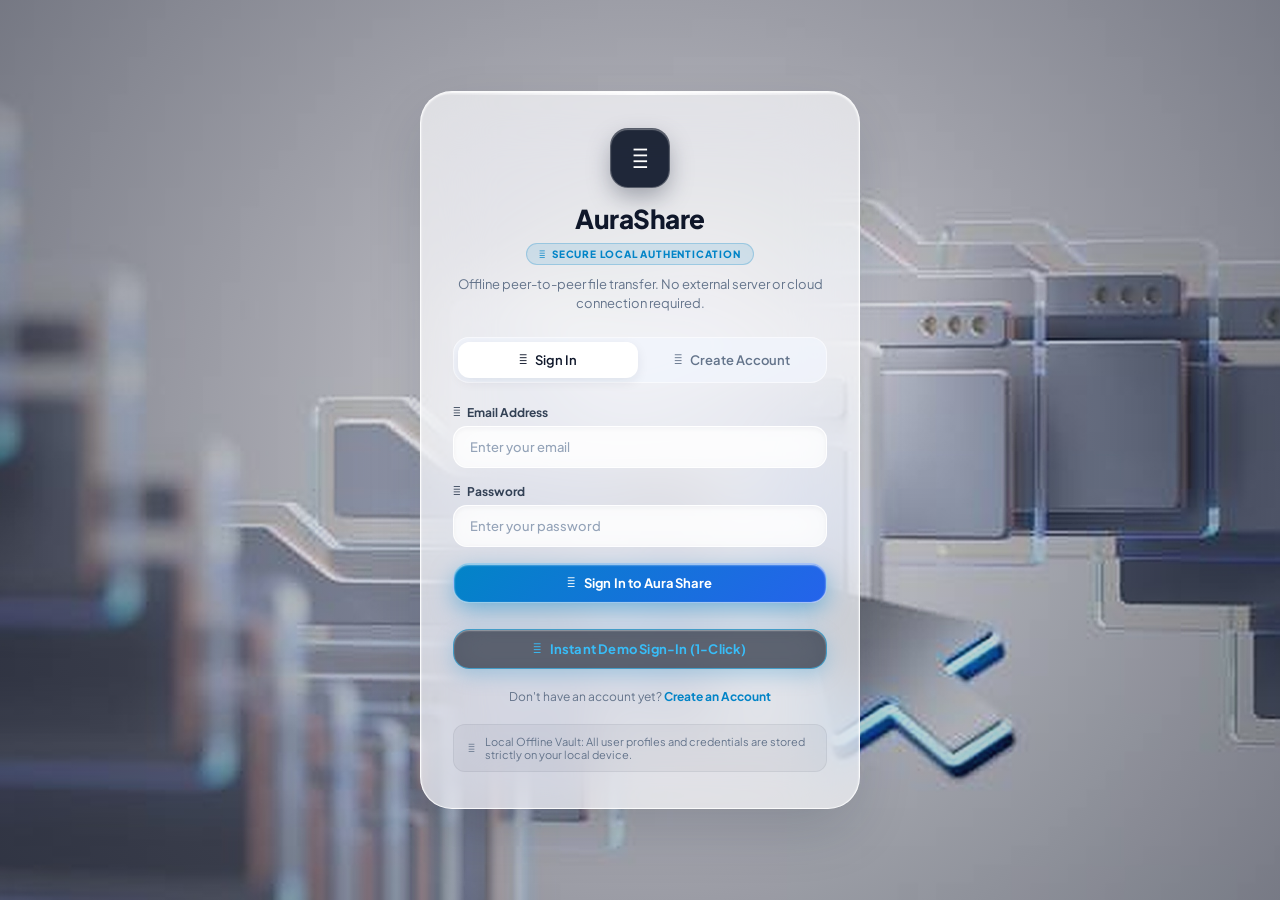
<file: index.html>
<!DOCTYPE html>
<html lang="en">
<head>
  <meta charset="UTF-8">
  <meta name="viewport" content="width=device-width, initial-scale=1.0">
  <title>AuraShare – Secure Offline File Sharing</title>
  <link rel="manifest" href="manifest.json">
  <meta name="theme-color" content="#00b4d8">
  <meta name="apple-mobile-web-app-capable" content="yes">
  <meta name="apple-mobile-web-app-status-bar-style" content="black-translucent">
  <meta name="apple-mobile-web-app-title" content="AuraShare">
  <link rel="apple-touch-icon" href="icon-192.png">
  <link rel="icon" type="image/png" sizes="192x192" href="icon-192.png">
  <link rel="icon" type="image/png" sizes="512x512" href="icon-512.png">
  <link rel="shortcut icon" href="favicon.ico">
  <link rel="preconnect" href="https://fonts.googleapis.com">
  <link rel="preconnect" href="https://fonts.gstatic.com" crossorigin>
  <link href="https://fonts.googleapis.com/css2?family=Plus+Jakarta+Sans:wght@300;400;500;600;700;800&family=JetBrains+Mono:wght@400;500;600&display=swap" rel="stylesheet">
  <link rel="stylesheet" href="https://cdnjs.cloudflare.com/ajax/libs/font-awesome/6.5.1/css/all.min.css">
  <link rel="stylesheet" href="style.css">
</head>
<body class="liquid-glass-theme">
  <!-- 0. Local Authentication Screen (Login & Account Creation) -->
  <div id="authScreen" class="auth-screen">
    <div class="auth-card">
      <div class="auth-brand">
        <div class="brand-logo-large">
          <i class="fa-solid fa-share-nodes"></i>
        </div>
        <h2>AuraShare</h2>
        <span class="auth-badge"><i class="fa-solid fa-shield-halved"></i> SECURE LOCAL AUTHENTICATION</span>
        <p>Offline peer-to-peer file transfer. No external server or cloud connection required.</p>
      </div>

      <!-- Auth Tabs: Sign In / Create Account -->
      <div class="auth-tabs">
        <button id="tabBtnLogin" class="auth-tab-btn active" onclick="app.switchAuthTab('login')">
          <i class="fa-solid fa-right-to-bracket"></i> Sign In
        </button>
        <button id="tabBtnRegister" class="auth-tab-btn" onclick="app.switchAuthTab('register')">
          <i class="fa-solid fa-user-plus"></i> Create Account
        </button>
      </div>

      <!-- Sign In Form -->
      <form id="loginForm" class="auth-form" onsubmit="app.handleLoginForm(event)">
        <div class="form-group">
          <label><i class="fa-solid fa-envelope"></i> Email Address</label>
          <input type="email" id="loginEmail" class="input-field" placeholder="Enter your email" required autocomplete="email">
        </div>
        <div class="form-group">
          <label><i class="fa-solid fa-lock"></i> Password</label>
          <input type="password" id="loginPassword" class="input-field" placeholder="Enter your password" required autocomplete="current-password">
        </div>
        <div id="loginError" class="auth-error-msg hidden"></div>
        <button type="submit" class="btn btn-primary btn-block">
          <i class="fa-solid fa-arrow-right-to-bracket"></i> Sign In to AuraShare
        </button>
        <button type="button" class="btn btn-outline-cyan btn-block" style="margin-top: 10px;" onclick="app.quickDemoLogin()">
          <i class="fa-solid fa-bolt"></i> Instant Demo Sign-In (1-Click)
        </button>
        <div class="auth-switch-link">
          Don't have an account yet? <a href="javascript:void(0)" onclick="app.switchAuthTab('register')">Create an Account</a>
        </div>
      </form>

      <!-- Create Account Form -->
      <form id="registerForm" class="auth-form hidden" onsubmit="app.handleRegisterForm(event)">
        <div class="form-group">
          <label><i class="fa-solid fa-user"></i> Full Name</label>
          <input type="text" id="regFullName" class="input-field" placeholder="e.g. Alex Rivera" required autocomplete="name">
        </div>
        <div class="form-group">
          <label><i class="fa-solid fa-envelope"></i> Email Address</label>
          <input type="email" id="regEmail" class="input-field" placeholder="e.g. alex@company.local" required autocomplete="email">
        </div>
        <div class="form-group">
          <label><i class="fa-solid fa-lock"></i> Password</label>
          <input type="password" id="regPassword" class="input-field" placeholder="Minimum 6 characters" required minlength="6" autocomplete="new-password">
        </div>
        <div class="form-group">
          <label><i class="fa-solid fa-shield-check"></i> Confirm Password</label>
          <input type="password" id="regConfirmPassword" class="input-field" placeholder="Re-enter password" required minlength="6" autocomplete="new-password">
        </div>
        <div id="registerError" class="auth-error-msg hidden"></div>
        <button type="submit" class="btn btn-primary btn-block">
          <i class="fa-solid fa-user-plus"></i> Create Account & Enter
        </button>
        <div class="auth-switch-link">
          Already registered? <a href="javascript:void(0)" onclick="app.switchAuthTab('login')">Sign In</a>
        </div>
      </form>

      <div class="auth-vault-note">
        <i class="fa-solid fa-database"></i>
        <span>Local Offline Vault: All user profiles and credentials are stored strictly on your local device.</span>
      </div>
    </div>
  </div>

  <!-- Incoming Transfer Modal (Global Authorization Overlay) -->
  <div id="incomingModal" class="modal-backdrop hidden">
    <div class="modal-card">
      <div class="modal-header">
        <div class="icon-bubble cyan"><i class="fa-solid fa-file-arrow-down"></i></div>
        <div>
          <h3>Incoming Transfer Request</h3>
          <p id="incomingPeerInfo">From: ASUS Laptop (10.73.110.163)</p>
        </div>
      </div>
      <div class="incoming-summary-box">
        <div class="summary-row">
          <span>Files Count:</span>
          <strong id="incomingFileCount">1 Item</strong>
        </div>
        <div class="summary-row">
          <span>Total Size:</span>
          <strong id="incomingTotalSize" class="text-cyan">15.4 MB</strong>
        </div>
      </div>
      <div id="incomingFileList" class="incoming-file-list"></div>
      <div class="security-pill">
        <i class="fa-solid fa-shield-halved text-success"></i>
        <span>Direct offline stream • SHA-256 integrity protected</span>
      </div>
      <div class="modal-actions">
        <button id="rejectBtn" class="btn btn-outline-danger">Reject</button>
        <button id="acceptBtn" class="btn btn-primary">Accept & Save</button>
      </div>
    </div>
  </div>

  <!-- Direct IP Modal (With Live Resource Verification) -->
  <div id="directIpModal" class="modal-backdrop hidden">
    <div class="modal-card">
      <div class="modal-header">
        <div class="icon-bubble cyan"><i class="fa-solid fa-network-wired"></i></div>
        <div>
          <h3>Direct IP Connection</h3>
          <p>Send directly to an active verified IP on your local Wi-Fi or Hotspot</p>
        </div>
      </div>
      <div class="form-group">
        <label>Target IPv4 Address</label>
        <input type="text" id="directIpInput" placeholder="e.g. 10.73.110.182" class="input-field" autocomplete="off">
        <span class="input-hint">Must be an active device on your local subnet (random inputs rejected)</span>
      </div>
      <div class="form-group">
        <label>Port</label>
        <input type="number" id="directPortInput" value="52346" class="input-field">
      </div>
      <div id="directIpStatus" class="direct-ip-status hidden"></div>
      <div id="directIpError" class="auth-error-msg hidden"></div>
      <div class="modal-actions">
        <button id="cancelDirectIpBtn" class="btn btn-outline">Cancel</button>
        <button id="connectDirectIpBtn" class="btn btn-primary"><i class="fa-solid fa-bolt"></i> Probe & Send</button>
      </div>
    </div>
  </div>

  <!-- Download Offline App Modal -->
  <div id="downloadAppModal" class="modal-backdrop hidden">
    <div class="modal-card download-modal-card">
      <div class="modal-header">
        <div class="icon-bubble cyan"><i class="fa-solid fa-cloud-arrow-down"></i></div>
        <div>
          <h3>Download AuraShare Offline App</h3>
          <p>Run completely offline on any device with 100% functionality and zero cloud dependencies</p>
        </div>
      </div>
      <div class="download-options-list">
        <!-- Standalone Bundle Option -->
        <div class="download-opt-card featured">
          <div class="opt-icon"><i class="fa-solid fa-box-archive text-cyan"></i></div>
          <div class="opt-text">
            <div class="opt-title-row">
              <h4>Standalone Offline Package (.ZIP)</h4>
              <span class="badge success">Recommended</span>
            </div>
            <p>Complete offline distribution. Includes 1-click Windows launcher (<code>start_windows.bat</code>), Mac/Linux launcher (<code>start_linux_mac.sh</code>), and offline server. Zero installation needed.</p>
            <div class="opt-actions">
              <a href="./aurashare-offline.zip" download="AuraShare-Offline.zip" class="btn btn-primary btn-sm">
                <i class="fa-solid fa-download"></i> Download Standalone ZIP (25 KB)
              </a>
            </div>
          </div>
        </div>

        <!-- Progressive Web App Option -->
        <div class="download-opt-card">
          <div class="opt-icon"><i class="fa-solid fa-laptop text-blue"></i></div>
          <div class="opt-text">
            <h4>Install as Desktop App (PWA)</h4>
            <p>Installs AuraShare directly to your desktop or start menu via browser. Full offline cache & native window.</p>
            <div class="opt-actions">
              <button id="installPwaBtn" class="btn btn-outline-cyan btn-sm" onclick="app.triggerPwaInstall()">
                <i class="fa-solid fa-arrow-down-to-bracket"></i> Install PWA App
              </button>
            </div>
          </div>
        </div>

        <!-- Mobile / Android Direct Option -->
        <div class="download-opt-card">
          <div class="opt-icon"><i class="fa-solid fa-mobile-screen text-green"></i></div>
          <div class="opt-text">
            <h4>Android / Mobile Direct Connection</h4>
            <p>Connect phone to the same Wi-Fi or turn on Portable Hotspot, and open this URL in your mobile browser:</p>
            <div class="mobile-lan-pill">
              <code id="modalLanIp">http://10.73.110.163:8080</code>
              <button class="btn-copy-sm" onclick="app.copyLanUrl()"><i class="fa-regular fa-copy"></i> Copy</button>
            </div>
          </div>
        </div>
      </div>
      <div class="modal-actions" style="margin-top: 18px;">
        <button id="closeDownloadModalBtn" class="btn btn-outline" onclick="app.closeDownloadModal()">Close</button>
      </div>
    </div>
  </div>

  <!-- PWA Install Guide Modal -->
  <div id="pwaInstallModal" class="modal-backdrop hidden">
    <div class="modal-card download-modal-card">
      <div class="modal-header">
        <div class="icon-bubble cyan"><i class="fa-solid fa-arrow-down-to-bracket"></i></div>
        <div>
          <h3>Install AuraShare App</h3>
          <p>Run AuraShare as a standalone desktop or mobile application with offline support</p>
        </div>
      </div>
      
      <!-- Dynamic Banner depending on prompt state -->
      <div id="pwaPromptReadyBox" class="pwa-prompt-box hidden" style="background: rgba(0, 180, 216, 0.12); border: 1px solid var(--primary); border-radius: 12px; padding: 16px; margin-bottom: 16px; display: flex; align-items: center; justify-content: space-between; gap: 14px;">
        <div>
          <h4 style="color: #fff; margin-bottom: 4px;"><i class="fa-solid fa-circle-check text-cyan"></i> 1-Click Install Available</h4>
          <p style="font-size: 13px; color: var(--text-muted); margin: 0;">Click below to add AuraShare directly to your desktop or device launcher.</p>
        </div>
        <button id="pwaDirectInstallBtn" class="btn btn-primary" onclick="app.executePwaPrompt()">
          <i class="fa-solid fa-download"></i> Install Now
        </button>
      </div>

      <div class="download-options-list">
        <!-- Chrome / Edge / Brave Desktop Instructions -->
        <div class="download-opt-card">
          <div class="opt-icon"><i class="fa-brands fa-chrome text-cyan"></i></div>
          <div class="opt-text">
            <h4>Google Chrome, Edge & Brave (Desktop)</h4>
            <p>1. Look at the right end of your browser's address bar.</p>
            <p>2. Click the <strong><i class="fa-solid fa-arrow-down-to-bracket"></i> Install AuraShare</strong> icon or <strong><i class="fa-solid fa-desktop"></i> App Available</strong> icon.</p>
            <p>3. Or click browser menu (<strong>⋮</strong> or <strong>...</strong>) &rarr; <strong>Install AuraShare</strong> or <strong>Apps &rarr; Install this site as an app</strong>.</p>
          </div>
        </div>

        <!-- Android Chrome Instructions -->
        <div class="download-opt-card">
          <div class="opt-icon"><i class="fa-brands fa-android text-green"></i></div>
          <div class="opt-text">
            <h4>Android (Chrome / Samsung Internet)</h4>
            <p>1. Tap the <strong>⋮</strong> (three dots) menu in top right.</p>
            <p>2. Tap <strong>Install app</strong> or <strong>Add to Home screen</strong>.</p>
            <p>3. AuraShare appears on your phone launcher like a native APK app!</p>
          </div>
        </div>

        <!-- Localhost vs LAN Tip -->
        <div class="download-opt-card" style="border-left: 3px solid var(--primary);">
          <div class="opt-icon"><i class="fa-solid fa-circle-info text-blue"></i></div>
          <div class="opt-text">
            <h4>PWA Browser Security Note</h4>
            <p style="margin-bottom: 0;">Browsers trigger automatic 1-click install popups on <code>http://localhost:8080</code> or over <code>HTTPS</code>. On local LAN IP addresses (e.g. <code>http://10.73.110.163:8080</code>), browsers require using the browser menu (<strong>⋮ &rarr; Install app</strong>) as shown above.</p>
          </div>
        </div>
      </div>

      <div class="modal-actions" style="margin-top: 18px; display: flex; justify-content: flex-end; gap: 10px;">
        <button class="btn btn-outline" onclick="app.closePwaGuideModal()">Close</button>
      </div>
    </div>
  </div>

  <!-- App Shell -->
  <div id="appShell" class="app-shell hidden">
    <!-- Desktop Sidebar -->
    <aside class="sidebar">
      <div class="brand">
        <div class="brand-logo">
          <i class="fa-solid fa-share-nodes"></i>
        </div>
        <div class="brand-info">
          <h2>AuraShare</h2>
          <span>Offline P2P Sharing</span>
        </div>
      </div>

      <!-- Node Network Pill -->
      <div class="lan-node-card">
        <div class="pulse-indicator"></div>
        <div class="lan-node-info">
          <span class="label">Local Node Active</span>
          <span id="sidebarLocalIp" class="ip">10.73.110.163:52346</span>
        </div>
        <i class="fa-solid fa-bolt text-cyan"></i>
      </div>

      <nav class="nav-menu">
        <div class="nav-section-label">PRIMARY SHARING</div>
        <a href="#dashboard" class="nav-item active" data-screen="dashboard">
          <i class="fa-solid fa-gauge-high"></i>
          <span>Dashboard</span>
        </a>
        <a href="#send" class="nav-item" data-screen="send">
          <i class="fa-solid fa-paper-plane"></i>
          <span>Send Files</span>
          <span id="stagedBadge" class="nav-badge hidden">0</span>
        </a>
        <a href="#receive" class="nav-item" data-screen="receive">
          <i class="fa-solid fa-download"></i>
          <span>Receive Files</span>
          <span id="receiveListeningBadge" class="nav-badge success">READY</span>
        </a>
        <a href="#history" class="nav-item" data-screen="history">
          <i class="fa-solid fa-clock-rotate-left"></i>
          <span>Transfer History</span>
        </a>
        <a href="javascript:void(0)" class="nav-item download-nav-highlight" onclick="app.openDownloadModal()">
          <i class="fa-solid fa-cloud-arrow-down text-cyan"></i>
          <span>Download App</span>
          <span class="nav-badge info">OFFLINE</span>
        </a>

        <div class="nav-section-label">SECURITY & PREFERENCES</div>
        <a href="#security" class="nav-item" data-screen="security">
          <i class="fa-solid fa-shield-halved"></i>
          <span>Security Center</span>
        </a>
        <a href="#offline-comm" class="nav-item" data-screen="offline-comm">
          <i class="fa-solid fa-wifi"></i>
          <span>Offline Network</span>
        </a>
        <a href="#notifications" class="nav-item" data-screen="notifications">
          <i class="fa-solid fa-bell"></i>
          <span>Notifications</span>
          <span id="unreadNotifBadge" class="nav-badge danger hidden">0</span>
        </a>
        <a href="#settings" class="nav-item" data-screen="settings">
          <i class="fa-solid fa-gear"></i>
          <span>Settings</span>
        </a>
        <a href="#profile" class="nav-item" data-screen="profile">
          <i class="fa-solid fa-user"></i>
          <span>Profile</span>
        </a>
        <a href="#help" class="nav-item" data-screen="help">
          <i class="fa-solid fa-circle-question"></i>
          <span>Help & Support</span>
        </a>
        <a href="#developer" class="nav-item" data-screen="developer">
          <i class="fa-solid fa-code"></i>
          <span>Developer Info</span>
        </a>
      </nav>

      <!-- User footer -->
      <div class="sidebar-user">
        <div class="user-avatar" id="sidebarAvatar">A</div>
        <div class="user-meta">
          <strong id="sidebarUserName">User</strong>
          <span id="sidebarDeviceName">Offline Node</span>
        </div>
        <button id="logoutBtn" title="Logout" class="icon-btn-danger">
          <i class="fa-solid fa-arrow-right-from-bracket"></i>
        </button>
      </div>
    </aside>

    <!-- Main Content Area -->
    <main class="main-content">
      <!-- Top Mobile / Responsive Bar -->
      <header class="topbar">
        <div class="mobile-brand">
          <button id="mobileMenuBtn" class="icon-btn"><i class="fa-solid fa-bars"></i></button>
          <div class="brand-logo-small"><i class="fa-solid fa-share-nodes"></i></div>
          <span class="mobile-title">AuraShare</span>
        </div>
        <div class="topbar-actions">
          <button id="topbarInstallPwaBtn" class="btn btn-outline-cyan btn-sm" onclick="app.triggerPwaInstall()" title="Install AuraShare as Desktop/Mobile PWA">
            <i class="fa-solid fa-arrow-down-to-bracket"></i> Install App
          </button>
          <button id="topbarDownloadBtn" class="btn btn-primary btn-sm" onclick="app.openDownloadModal()" title="Download Standalone Offline App">
            <i class="fa-solid fa-cloud-arrow-down"></i> Download Offline App
          </button>
          <div class="status-pill online">
            <span class="status-dot"></span>
            <span id="topbarIp">LAN: 10.73.110.163</span>
          </div>
          <button id="notifBellBtn" class="icon-btn bell-btn">
            <i class="fa-regular fa-bell"></i>
            <span id="bellBadge" class="bell-badge hidden">0</span>
          </button>
          <button id="themeToggleBtn" class="icon-btn" title="Toggle Theme">
            <i class="fa-solid fa-moon"></i>
          </button>
        </div>
      </header>

      <!-- Active Ongoing Transfer Banner (if transferring) -->
      <div id="activeTransferBanner" class="active-transfer-banner hidden">
        <div class="transfer-banner-content">
          <div class="transfer-info-left">
            <div class="spinner-icon"><i class="fa-solid fa-arrows-rotate fa-spin"></i></div>
            <div>
              <h4 id="bannerTitle">Transferring files...</h4>
              <p id="bannerSub">0 MB / 0 MB • 0 MB/s • ETA: 0s</p>
            </div>
          </div>
          <div class="transfer-progress-center">
            <div class="progress-track">
              <div id="bannerProgressBar" class="progress-fill" style="width: 0%;"></div>
            </div>
            <span id="bannerPercent" class="percent-label">0%</span>
          </div>
          <div class="transfer-actions-right">
            <button id="bannerPauseBtn" class="btn-sm btn-warning"><i class="fa-solid fa-pause"></i> Pause</button>
            <button id="bannerCancelBtn" class="btn-sm btn-danger"><i class="fa-solid fa-xmark"></i> Cancel</button>
          </div>
        </div>
      </div>

      <!-- SCREENS CONTAINER -->
      <div class="screen-viewport">
        <!-- 1. Dashboard Screen -->
        <section id="screen-dashboard" class="app-screen active">
          <div class="screen-header">
            <div class="welcome-box">
              <div class="badge-row">
                <span class="badge success"><i class="fa-solid fa-wifi"></i> 100% OFFLINE LOCAL NETWORK</span>
                <span class="badge info" id="dashIpBadge">NODE: 10.73.110.163:52346</span>
              </div>
              <h1 id="dashGreeting">Welcome, User 👋</h1>
              <p id="dashSub">Direct offline peer-to-peer file transfer. Choose to Send or Receive files with automatic nearby scanning.</p>
            </div>
          </div>

          <!-- Quick Actions: Send & Receive -->
          <div class="section-title">CORE OPERATIONS</div>
          <div class="quick-actions-grid two-cards">
            <div class="action-card primary" id="quickSendCard">
              <div class="action-icon"><i class="fa-solid fa-paper-plane"></i></div>
              <div class="action-text">
                <h3>Send Files</h3>
                <p>Pick files, auto-scan nearby devices, and transfer directly</p>
              </div>
              <i class="fa-solid fa-chevron-right action-arrow"></i>
            </div>
            <div class="action-card secondary" id="quickReceiveCard">
              <div class="action-icon"><i class="fa-solid fa-download"></i></div>
              <div class="action-text">
                <h3>Receive Files</h3>
                <p>Broadcast receiving presence and listen for incoming files</p>
              </div>
              <i class="fa-solid fa-chevron-right action-arrow"></i>
            </div>
          </div>

          <!-- Standalone Offline App Download Banner -->
          <div class="download-banner-card" onclick="app.openDownloadModal()">
            <div class="download-banner-icon"><i class="fa-solid fa-laptop-code"></i></div>
            <div class="download-banner-text">
              <h4>Get AuraShare Standalone Offline App</h4>
              <p>Download the zero-install bundle with 1-click launcher for Windows, Mac & Linux. Works 100% offline anywhere without internet.</p>
            </div>
            <button class="btn btn-primary btn-sm"><i class="fa-solid fa-download"></i> Download App</button>
          </div>

          <!-- Stats Grid -->
          <div class="section-title">METRICS & ACTIVITY</div>
          <div class="stats-grid">
            <div class="stat-card">
              <div class="stat-header">
                <span>Nearby Devices</span>
                <div class="stat-icon-bubble cyan"><i class="fa-solid fa-satellite-dish"></i></div>
              </div>
              <div class="stat-value" id="statConnectedDevs">0</div>
              <div class="stat-sub text-cyan" id="statNearbySub">Auto-scanning on local network</div>
            </div>
            <div class="stat-card">
              <div class="stat-header">
                <span>Files Sent</span>
                <div class="stat-icon-bubble blue"><i class="fa-solid fa-arrow-up-from-bracket"></i></div>
              </div>
              <div class="stat-value" id="statSentFiles">0</div>
              <div class="stat-sub text-blue" id="statSentBytes">0 MB total</div>
            </div>
            <div class="stat-card">
              <div class="stat-header">
                <span>Files Received</span>
                <div class="stat-icon-bubble green"><i class="fa-solid fa-arrow-down-to-bracket"></i></div>
              </div>
              <div class="stat-value" id="statReceivedFiles">0</div>
              <div class="stat-sub text-green" id="statReceivedBytes">0 MB total</div>
            </div>
            <div class="stat-card">
              <div class="stat-header">
                <span>Transfer Engine</span>
                <div class="stat-icon-bubble orange"><i class="fa-solid fa-shield"></i></div>
              </div>
              <div class="stat-value" id="statActiveTransfers">Idle</div>
              <div class="stat-sub text-orange">Direct TCP • SHA-256</div>
            </div>
          </div>

          <!-- Security Status Banner -->
          <div class="security-banner">
            <div class="sec-icon"><i class="fa-solid fa-shield-check"></i></div>
            <div class="sec-text">
              <h4>End-to-End Local Security Active</h4>
              <p>Transfers flow strictly across your physical Wi-Fi or LAN connection. Receiver must authorize requests before files are written to disk.</p>
            </div>
            <button class="btn btn-outline-cyan" onclick="app.navigate('security')">Security Center</button>
          </div>

          <!-- Recent Transfers List -->
          <div class="section-header-row">
            <div class="section-title">RECENT TRANSFERS</div>
            <button class="btn-link" onclick="app.navigate('history')">View All History →</button>
          </div>
          <div id="dashRecentList" class="history-list"></div>
        </section>

        <!-- 2. UNIFIED SEND FLOW SCREEN -->
        <section id="screen-send" class="app-screen">
          <div class="screen-header">
            <h2>Send Files</h2>
            <p>Select files, scan nearby devices, and transfer directly with one click.</p>
          </div>

          <!-- Step 1: Choose Files -->
          <div class="flow-card">
            <div class="flow-step-header">
              <div class="step-badge">1</div>
              <div>
                <h3>Select Files to Transfer</h3>
                <p>Choose documents, photos, videos, or folders from your device</p>
              </div>
              <button id="browseSendFilesBtn" class="btn btn-primary" style="margin-left:auto;">
                <i class="fa-solid fa-folder-open"></i> Browse Files
              </button>
              <input type="file" id="sendRealFileInput" multiple class="hidden">
            </div>

            <!-- Staged summary & list in Send screen -->
            <div id="sendStagedFilesContainer" class="send-staged-box">
              <div id="sendStagedEmpty" class="send-empty-state">
                <i class="fa-solid fa-cloud-arrow-up"></i>
                <p>No files selected yet. Click "Browse Files" above to choose files.</p>
              </div>
              <div id="sendStagedList" class="staged-files-list hidden"></div>
            </div>
          </div>

          <!-- Step 2: Choose Target Device (High-Graphics Radar HUD) -->
          <div class="flow-card">
            <div class="flow-step-header">
              <div class="step-badge">2</div>
              <div>
                <h3>Nearby Devices Inside Scanning Area</h3>
                <p>Real-time tactical radar scanning on UDP port 52345. Tap any peer inside the radar to transmit.</p>
              </div>
              <div style="margin-left: auto; display: flex; gap: 8px; flex-wrap: wrap;">
                <button id="radarSimulateBtn" class="btn btn-outline-cyan btn-sm" title="Simulate Active Nearby Device in Radar">
                  <i class="fa-solid fa-satellite-dish"></i> + Demo Peer
                </button>
                <button id="sendDirectIpBtn" class="btn btn-outline-cyan btn-sm" title="Connect to Device via Direct IP">
                  <i class="fa-solid fa-network-wired"></i> Direct IP
                </button>
                <button id="sendRefreshRadarBtn" class="btn btn-outline btn-sm" title="Rescan Local Subnet">
                  <i class="fa-solid fa-arrows-rotate"></i> Rescan
                </button>
              </div>
            </div>

            <!-- High Graphics Cybernetic Radar HUD -->
            <div class="high-graphics-radar-container">
              <div class="radar-hud-sphere" id="radarSphere">
                <!-- Compass / Bearing Marks -->
                <span class="hud-bearing north">N 000°</span>
                <span class="hud-bearing east">E 090°</span>
                <span class="hud-bearing south">S 180°</span>
                <span class="hud-bearing west">W 270°</span>

                <!-- Concentric Range Grid Rings -->
                <div class="hud-ring ring-100"><span class="range-tag">100m</span></div>
                <div class="hud-ring ring-75"><span class="range-tag">75m</span></div>
                <div class="hud-ring ring-50"><span class="range-tag">50m</span></div>
                <div class="hud-ring ring-25"><span class="range-tag">25m</span></div>

                <!-- Crosshairs -->
                <div class="hud-crosshair-h"></div>
                <div class="hud-crosshair-v"></div>

                <!-- Rotating Radar Sweep Beam -->
                <div class="hud-sweep-beam"></div>

                <!-- Center Node (You / Host) -->
                <div class="hud-center-node" title="Your Device (Host)">
                  <div class="center-pulse-halo"></div>
                  <i class="fa-solid fa-circle-dot"></i>
                  <span class="center-label">You (Host)</span>
                </div>

                <!-- Floating Devices Layer (Plotted Directly Inside Radar) -->
                <div id="radarDevicesLayer" class="radar-devices-layer"></div>

                <!-- Empty State HUD Readout -->
                <div id="radarEmptyHud" class="radar-empty-hud">
                  <div class="hud-scanner-text">
                    <span class="radar-blink-dot"></span>
                    <span>SCANNING LOCAL FREQUENCIES (PORT 52345)</span>
                  </div>
                  <p>No other devices detected on this network yet.<br>Open this link in another tab or phone to connect:</p>
                  <div class="radar-quick-actions">
                    <button class="btn-sm btn-outline-cyan" onclick="window.open(window.location.href, '_blank')">
                      <i class="fa-solid fa-arrow-up-right-from-square"></i> Open 2nd Tab to Test
                    </button>
                  </div>
                </div>
              </div>
            </div>
          </div>
        </section>

        <!-- 3. UNIFIED RECEIVE FLOW SCREEN -->
        <section id="screen-receive" class="app-screen">
          <div class="screen-header">
            <h2>Receive Files</h2>
            <p>Your device is listening for incoming transfers from nearby senders.</p>
          </div>

          <div class="receive-hero-box">
            <div class="receive-radar-visual">
              <div class="radar-ring r1"></div>
              <div class="radar-ring r2"></div>
              <div class="radar-ring r3"></div>
              <div class="receive-beacon-center">
                <i class="fa-solid fa-tower-broadcast"></i>
              </div>
            </div>
            <div class="receive-meta-box">
              <span class="badge success"><i class="fa-solid fa-circle-check"></i> READY TO RECEIVE</span>
              <h2 id="receiveDeviceNameDisplay">Alex's Laptop</h2>
              <p>Other AuraShare devices on this Wi-Fi can see your device and send files to you.</p>
              <div class="receive-info-pills">
                <div class="pill"><i class="fa-solid fa-network-wired"></i> IP: <strong id="receiveIpDisplay">10.73.110.163</strong></div>
                <div class="pill"><i class="fa-solid fa-plug"></i> TCP Port: <strong>52346</strong></div>
                <div class="pill"><i class="fa-solid fa-shield-halved"></i> <strong>Auth Required</strong></div>
              </div>
            </div>
          </div>

          <div class="section-title">RECENTLY RECEIVED FILES</div>
          <div id="receiveHistoryList" class="history-list"></div>
        </section>

        <!-- 4. Transfer History Screen -->
        <section id="screen-history" class="app-screen">
          <div class="screen-header-row">
            <div>
              <h2>Transfer History</h2>
              <p>Persistent record of all offline file transmissions stored in your local vault.</p>
            </div>
            <button id="clearHistoryBtn" class="btn btn-outline-danger"><i class="fa-solid fa-trash-can"></i> Clear History</button>
          </div>

          <div class="filter-chips" id="historyFilters">
            <button class="chip active" data-filter="all">All</button>
            <button class="chip" data-filter="sent">Sent</button>
            <button class="chip" data-filter="received">Received</button>
            <button class="chip" data-filter="completed">Completed</button>
            <button class="chip" data-filter="failed">Failed</button>
          </div>

          <div id="fullHistoryList" class="history-list"></div>
        </section>

        <!-- 5. Security Center Screen -->
        <section id="screen-security" class="app-screen">
          <div class="screen-header">
            <h2>Security & Trust Center</h2>
            <p>Device fingerprinting, cryptographic checksums, and offline permission management.</p>
          </div>

          <div class="fingerprint-card">
            <div class="card-head">
              <span>DEVICE VERIFICATION FINGERPRINT</span>
              <i class="fa-solid fa-fingerprint text-cyan"></i>
            </div>
            <div class="fingerprint-code" id="deviceFingerprintDisplay">7F2A-94B1-D38E</div>
            <p>Peers can verify this fingerprint before transfer to guarantee connection integrity.</p>
          </div>

          <div class="section-title">SECURITY POLICIES</div>
          <div class="policy-card">
            <div class="policy-item">
              <div>
                <strong>Require Manual Transfer Authorization</strong>
                <p>Incoming files will never be accepted automatically without user consent.</p>
              </div>
              <input type="checkbox" id="policyAuthRequired" checked class="switch">
            </div>
            <div class="policy-item">
              <div>
                <strong>AES Local Obfuscation</strong>
                <p>Obfuscate binary chunk streams across public and home Wi-Fi networks.</p>
              </div>
              <input type="checkbox" id="policyEncryption" checked class="switch">
            </div>
            <div class="policy-item">
              <div>
                <strong>Auto-Accept from Starred Trusted Devices</strong>
                <p>Permit instant downloads only from starred peers.</p>
              </div>
              <input type="checkbox" id="policyAutoAccept" class="switch">
            </div>
          </div>

          <div class="section-title">TRUSTED DEVICES</div>
          <div id="trustedDevicesList" class="trusted-devices-list"></div>

          <div class="airgap-guarantee">
            <i class="fa-solid fa-cloud-slash"></i>
            <div>
              <h4>Air-Gapped & Zero-Cloud Guarantee</h4>
              <p>AuraShare never connects to external cloud servers, collects telemetry, or stores your file data off this device.</p>
            </div>
          </div>
        </section>

        <!-- 6. Offline Communication Screen -->
        <section id="screen-offline-comm" class="app-screen">
          <div class="screen-header">
            <h2>Offline Communication Interface</h2>
            <p>Socket listeners, local IP addresses, and physical Wi-Fi connection modes.</p>
          </div>

          <div class="interface-card">
            <div class="interface-head">
              <span class="status-indicator">● ACTIVE OFFLINE INTERFACE</span>
              <i class="fa-solid fa-network-wired text-cyan"></i>
            </div>
            <div class="interface-grid">
              <div class="row"><span>Bound Local IP:</span><strong id="commLocalIp">10.73.110.163</strong></div>
              <div class="row"><span>TCP File Stream Port:</span><strong>52346 (Streaming Server)</strong></div>
              <div class="row"><span>UDP Beacon Port:</span><strong>52345 (Discovery Multicast)</strong></div>
              <div class="row"><span>Subnet Broadcast:</span><strong>255.255.255.255</strong></div>
              <div class="row"><span>Internet Connection:</span><strong class="text-success">Not Required (0 bytes external)</strong></div>
            </div>
          </div>

          <div class="section-title">SUPPORTED LOCAL NETWORKS</div>
          <div class="tech-cards-grid">
            <div class="tech-card">
              <div class="tech-header">
                <i class="fa-solid fa-wifi text-cyan"></i>
                <div>
                  <h4>Wi-Fi Router (No Internet)</h4>
                  <span class="badge success">Recommended</span>
                </div>
              </div>
              <p>Connect both devices to the same router. Files transfer directly between devices at up to 867 Mbps without consuming any data quota.</p>
            </div>
            <div class="tech-card">
              <div class="tech-header">
                <i class="fa-solid fa-mobile-screen-button text-blue"></i>
                <div>
                  <h4>Phone Wi-Fi Hotspot</h4>
                  <span class="badge primary">Ultra-Portable</span>
                </div>
              </div>
              <p>Turn on Portable Hotspot on your phone and connect your laptop. AuraShare works directly with zero mobile data consumption.</p>
            </div>
            <div class="tech-card">
              <div class="tech-header">
                <i class="fa-solid fa-ethernet text-green"></i>
                <div>
                  <h4>Ethernet Cable / LAN</h4>
                  <span class="badge success">Gigabit Speed</span>
                </div>
              </div>
              <p>Direct Ethernet cable between two PCs provides ultra-low latency, maximum security, and speeds up to 1000 Mbps.</p>
            </div>
          </div>
        </section>

        <!-- 7. Notifications Screen -->
        <section id="screen-notifications" class="app-screen">
          <div class="screen-header-row">
            <div>
              <h2>Notifications</h2>
              <p>Live event log of device connections, transfer requests, and security alerts.</p>
            </div>
            <div class="btn-group">
              <button id="markAllReadBtn" class="btn btn-outline"><i class="fa-solid fa-check-double"></i> Mark All Read</button>
              <button id="clearNotifsBtn" class="btn btn-outline-danger"><i class="fa-solid fa-trash-can"></i> Clear</button>
            </div>
          </div>

          <div id="fullNotifList" class="notif-list"></div>
        </section>

        <!-- 8. Settings Screen -->
        <section id="screen-settings" class="app-screen">
          <div class="screen-header-row">
            <div>
              <h2>Settings & Preferences</h2>
              <p>Configure device identity, default download location, and port bindings.</p>
            </div>
            <button id="saveSettingsBtn" class="btn btn-primary"><i class="fa-solid fa-floppy-disk"></i> Save Settings</button>
          </div>

          <div class="settings-card">
            <h3>Device Identity</h3>
            <div class="form-group">
              <label>Device Name (Visible to peers on radar)</label>
              <input type="text" id="settingDeviceName" class="input-field" value="AuraShare-Device">
            </div>
            <div class="form-group">
              <label>Default Save Folder for Incoming Files</label>
              <input type="text" id="settingDownloadPath" class="input-field" value="Downloads/AuraShare">
            </div>
          </div>

          <div class="settings-card">
            <h3>Advanced Network Ports</h3>
            <div class="form-row">
              <div class="form-group">
                <label>TCP Transfer Server Port</label>
                <input type="number" id="settingTransferPort" class="input-field" value="52346">
              </div>
              <div class="form-group">
                <label>UDP Discovery Beacon Port</label>
                <input type="number" id="settingDiscoveryPort" class="input-field" value="52345">
              </div>
            </div>
          </div>
        </section>

        <!-- 9. Profile Screen -->
        <section id="screen-profile" class="app-screen">
          <div class="screen-header">
            <h2>User Profile</h2>
            <p>Your local identity stored securely on this computer.</p>
          </div>

          <div class="profile-hero-card">
            <div class="profile-avatar-large" id="profileAvatarLarge">A</div>
            <div class="profile-meta">
              <h2 id="profileNameDisplay">User</h2>
              <p id="profileEmailDisplay">user@aurashare.local</p>
              <div class="badge-row">
                <span class="badge info" id="profileDeviceBadge">Device: Laptop</span>
                <span class="badge success">Local Vault Active</span>
              </div>
            </div>
          </div>

          <div class="section-title">LIFETIME TRANSFER TOTALS</div>
          <div class="profile-stats-card">
            <div class="stat-line"><span>Total Files Sent:</span><strong id="profSentCount">0 files</strong></div>
            <div class="stat-line"><span>Total Data Sent:</span><strong id="profSentBytes">0 MB</strong></div>
            <div class="stat-line"><span>Total Files Received:</span><strong id="profRecvCount">0 files</strong></div>
            <div class="stat-line"><span>Total Data Received:</span><strong id="profRecvBytes">0 MB</strong></div>
          </div>
        </section>

        <!-- 10. Help & Support Screen -->
        <section id="screen-help" class="app-screen">
          <div class="screen-header">
            <h2>Help & Support</h2>
            <p>Guides for zero-internet transfers, troubleshooting, and FAQs.</p>
          </div>

          <div class="workflow-steps-box">
            <h3>Unified Send & Receive Flow</h3>
            <div class="step-card">
              <div class="step-num">1</div>
              <div class="step-text">
                <strong>Click Send or Receive</strong>
                <p>No separate connect step. When you click Send, AuraShare auto-scans nearby peers. When you click Receive, it begins listening.</p>
              </div>
            </div>
            <div class="step-card">
              <div class="step-num">2</div>
              <div class="step-text">
                <strong>Choose Files & Tap Device</strong>
                <p>Pick files from your device, then simply click on the detected peer card. The transfer initiates instantly.</p>
              </div>
            </div>
            <div class="step-card">
              <div class="step-num">3</div>
              <div class="step-text">
                <strong>Receiver Authorizes & Saves</strong>
                <p>The receiver accepts the prompt, and the file streams directly over local TCP at up to 867 Mbps without internet data.</p>
              </div>
            </div>
          </div>
        </section>

        <!-- 11. Developer Info Screen -->
        <section id="screen-developer" class="app-screen">
          <div class="screen-header">
            <h2>Developer Information</h2>
            <p>Protocol framing, socket structures, and architecture invariants.</p>
          </div>

          <div class="dev-spec-card">
            <h3>Architecture Specifications</h3>
            <div class="spec-row"><span>Architecture:</span><strong>Offline-First Peer-to-Peer (P2P)</strong></div>
            <div class="spec-row"><span>Discovery Protocol:</span><strong>UDP Multicast (Port 52345)</strong></div>
            <div class="spec-row"><span>Transfer Protocol:</span><strong>Length-Prefixed Framing on TCP (Port 52346)</strong></div>
            <div class="spec-row"><span>Integrity Guard:</span><strong>SHA-256 Digest on Byte Stream</strong></div>
            <div class="spec-row"><span>Obfuscation:</span><strong>AES-GCM / Symmetric XOR Stream</strong></div>
          </div>

          <div class="section-title">UDP DISCOVERY BEACON SCHEMA</div>
          <pre class="code-block">{
  "aura_protocol": "aurashare_v1",
  "type": "AURASHARE_BEACON",
  "id": "device_uuid_v4",
  "name": "ASUS Laptop",
  "platform": "windows",
  "ip": "10.73.110.163",
  "port": 52346
}</pre>
        </section>
      </div>

      <!-- Mobile Bottom Navigation -->
      <nav class="mobile-nav">
        <a href="#dashboard" class="mobile-nav-item active" data-screen="dashboard">
          <i class="fa-solid fa-gauge-high"></i>
          <span>Home</span>
        </a>
        <a href="#send" class="mobile-nav-item" data-screen="send">
          <i class="fa-solid fa-paper-plane"></i>
          <span>Send</span>
        </a>
        <a href="#receive" class="mobile-nav-item" data-screen="receive">
          <i class="fa-solid fa-download"></i>
          <span>Receive</span>
        </a>
        <a href="#history" class="mobile-nav-item" data-screen="history">
          <i class="fa-solid fa-clock-rotate-left"></i>
          <span>History</span>
        </a>
      </nav>
    </main>
  </div>

  <script src="app.js"></script>
</body>
</html>
</file>
<file: style.css>
/* ==========================================================================
   AuraShare - Complete Liquid Glass Morphism UI Design System
   Inspired by Liquid Glass UI, Neumorphic Glass & macOS Big Sur / iOS Glass
   Primary Background: Light-Blue Desk Workspace with Natural Ambient Lighting
   ========================================================================== */

:root {
  /* Liquid Glass Surfaces */
  --glass-bg-subtle: rgba(255, 255, 255, 0.48);
  --glass-bg: rgba(255, 255, 255, 0.65);
  --glass-bg-elevated: rgba(255, 255, 255, 0.82);
  --glass-bg-hover: rgba(255, 255, 255, 0.90);
  --glass-bg-active: rgba(15, 23, 42, 0.92); /* Deep dark navy squircle as seen in Reference 2 */
  --glass-bg-secondary: rgba(240, 246, 255, 0.70);

  /* Luminous Silver & White Glass Borders */
  --glass-border: rgba(255, 255, 255, 0.85);
  --glass-border-subtle: rgba(255, 255, 255, 0.55);
  --glass-border-active: rgba(255, 255, 255, 0.98);
  --glass-border-dark: rgba(15, 23, 42, 0.12);

  /* Diffused Ambient Shadows & Inset Highlights */
  --glass-shadow: 0 16px 36px -4px rgba(15, 30, 50, 0.12), 0 4px 12px 0 rgba(15, 30, 50, 0.05), inset 0 1px 1.5px 0 rgba(255, 255, 255, 0.95);
  --glass-shadow-hover: 0 22px 48px -4px rgba(15, 30, 50, 0.18), 0 8px 18px 0 rgba(15, 30, 50, 0.08), inset 0 1px 2px 0 #ffffff;
  --glass-shadow-active: 0 12px 28px -2px rgba(15, 23, 42, 0.35), inset 0 1px 1px 0 rgba(255, 255, 255, 0.35);
  --glass-shadow-pressed: 0 4px 12px 0 rgba(15, 30, 50, 0.08), inset 0 2px 4px 0 rgba(0, 0, 0, 0.05);
  --glass-shadow-inset: inset 0 2px 4px rgba(15, 30, 50, 0.05);

  /* Blur & Saturation Filtration */
  --glass-blur: blur(24px) saturate(180%);
  --glass-blur-heavy: blur(32px) saturate(200%);
  --glass-blur-subtle: blur(16px) saturate(150%);
  --glass-blur-webkit: blur(24px) saturate(180%);

  /* High-Contrast Readable Typography on Light Glass */
  --text-primary: #0f172a;       /* Deep slate charcoal for crisp headers */
  --text-secondary: #334155;     /* Slate for clear body text */
  --text-muted: #64748b;         /* Cool slate grey for hints and subtext */
  --text-on-dark: #ffffff;       /* Pure white for active buttons & dark badges */

  /* Brand Accents & Status Indicators */
  --primary: #0284c7;            /* Cerulean oceanic blue */
  --primary-hover: #0369a1;
  --primary-glow: rgba(2, 132, 199, 0.30);
  --accent: #2563eb;             /* Royal blue */
  --accent-glow: rgba(37, 99, 235, 0.25);
  --success: #059669;            /* Emerald green */
  --success-bg: rgba(5, 150, 105, 0.12);
  --warning: #d97706;            /* Amber */
  --warning-bg: rgba(217, 119, 6, 0.12);
  --danger: #dc2626;             /* Crimson red */
  --danger-bg: rgba(220, 38, 38, 0.12);

  /* Geometric Radii */
  --radius-xs: 8px;
  --radius-sm: 12px;
  --radius-md: 18px;
  --radius-lg: 24px;
  --radius-xl: 32px;
  --radius-pill: 9999px;

  /* Layout Dimensions */
  --sidebar-width: 270px;

  /* Natural Liquid Animation Curves */
  --ease-liquid: cubic-bezier(0.2, 0.8, 0.2, 1);
  --duration-fast: 150ms;
  --duration-normal: 240ms;
  --duration-smooth: 350ms;
}

/* Reset & Box Sizing */
*, *::before, *::after {
  margin: 0;
  padding: 0;
  box-sizing: border-box;
  font-family: 'Plus Jakarta Sans', -apple-system, BlinkMacSystemFont, 'Segoe UI', Roboto, sans-serif;
}

/* Global Body - Unified Translucent 3D Glass Folders Site Background */
body, body.dark-theme, body.liquid-glass-theme, body.bg-workspace, body.bg-glass-folders {
  background-color: #0b1120;
  background-image: 
    radial-gradient(circle at 50% 50%, rgba(255, 255, 255, 0.04) 0%, rgba(15, 23, 42, 0.40) 100%),
    url('site-bg.jpg') !important;
  background-repeat: no-repeat;
  background-position: center center;
  background-size: cover;
  background-attachment: fixed;
  color: var(--text-primary);
  min-height: 100vh;
  height: 100vh;
  overflow: hidden;
  -webkit-font-smoothing: antialiased;
  -moz-osx-font-smoothing: grayscale;
}

/* Scrollbars - Sleek Glass Pill */
::-webkit-scrollbar {
  width: 7px;
  height: 7px;
}
::-webkit-scrollbar-track {
  background: rgba(255, 255, 255, 0.15);
  border-radius: var(--radius-pill);
}
::-webkit-scrollbar-thumb {
  background: rgba(15, 30, 50, 0.18);
  border-radius: var(--radius-pill);
  border: 2px solid transparent;
  background-clip: padding-box;
}
::-webkit-scrollbar-thumb:hover {
  background: rgba(15, 30, 50, 0.32);
}

/* ==========================================================================
   0. AUTH SCREEN (Local Login & Register)
   ========================================================================== */
.auth-screen {
  position: fixed;
  inset: 0;
  z-index: 1000;
  display: flex;
  align-items: center;
  justify-content: center;
  padding: 20px;
  background-color: #0b1120;
  background-image: 
    radial-gradient(circle at 50% 50%, rgba(255, 255, 255, 0.04) 0%, rgba(15, 23, 42, 0.40) 100%),
    url('site-bg.jpg') !important;
  background-repeat: no-repeat;
  background-position: center center;
  background-size: cover;
  backdrop-filter: none !important;
  -webkit-backdrop-filter: none !important;
}

.auth-card {
  width: 100%;
  max-width: 440px;
  background: var(--glass-bg);
  backdrop-filter: var(--glass-blur-heavy);
  -webkit-backdrop-filter: var(--glass-blur-heavy);
  border: 1px solid var(--glass-border);
  border-radius: var(--radius-xl);
  padding: 36px 32px;
  box-shadow: 0 24px 60px -8px rgba(15, 30, 50, 0.20), inset 0 1px 2px rgba(255, 255, 255, 0.95);
  position: relative;
  overflow: hidden;
  animation: cardFadeIn 0.4s var(--ease-liquid);
}

.auth-card::before {
  content: '';
  position: absolute;
  top: 0;
  left: 0;
  right: 0;
  height: 3px;
  background: linear-gradient(90deg, transparent, rgba(255, 255, 255, 0.9), transparent);
}

.auth-brand {
  text-align: center;
  margin-bottom: 24px;
}

.brand-logo-large {
  width: 60px;
  height: 60px;
  margin: 0 auto 14px;
  border-radius: 18px;
  background: var(--glass-bg-active);
  color: #fff;
  display: flex;
  align-items: center;
  justify-content: center;
  font-size: 26px;
  box-shadow: 0 10px 24px -2px rgba(15, 23, 42, 0.35), inset 0 1px 1px rgba(255, 255, 255, 0.35);
  border: 1px solid rgba(255, 255, 255, 0.25);
}

.auth-brand h2 {
  font-size: 26px;
  font-weight: 800;
  color: var(--text-primary);
  letter-spacing: -0.5px;
}

.auth-badge {
  display: inline-flex;
  align-items: center;
  gap: 6px;
  font-size: 10px;
  font-weight: 800;
  letter-spacing: 0.8px;
  color: var(--primary);
  background: rgba(2, 132, 199, 0.12);
  border: 1px solid rgba(2, 132, 199, 0.25);
  padding: 4px 12px;
  border-radius: var(--radius-pill);
  margin-top: 8px;
}

.auth-brand p {
  font-size: 13px;
  color: var(--text-muted);
  line-height: 1.45;
  margin-top: 10px;
}

/* Glass Auth Tab Switcher */
.auth-tabs {
  display: flex;
  background: rgba(240, 245, 252, 0.75);
  border: 1px solid var(--glass-border-subtle);
  border-radius: 16px;
  padding: 4px;
  gap: 4px;
  margin-bottom: 22px;
}

.auth-tab-btn {
  flex: 1;
  padding: 10px 14px;
  border: none;
  background: transparent;
  color: var(--text-muted);
  font-size: 13px;
  font-weight: 600;
  border-radius: 12px;
  cursor: pointer;
  display: flex;
  align-items: center;
  justify-content: center;
  gap: 8px;
  transition: all var(--duration-normal) var(--ease-liquid);
}

.auth-tab-btn.active {
  background: #ffffff;
  color: var(--text-primary);
  box-shadow: 0 4px 12px rgba(15, 30, 50, 0.08), inset 0 1px 1px #fff;
}

.auth-form {
  display: flex;
  flex-direction: column;
  gap: 16px;
}

.form-group {
  display: flex;
  flex-direction: column;
  gap: 6px;
}

.form-group label {
  font-size: 12px;
  font-weight: 700;
  color: var(--text-secondary);
  display: flex;
  align-items: center;
  gap: 6px;
}

.form-hint {
  font-size: 11px;
  color: var(--text-muted);
}

.input-field {
  width: 100%;
  padding: 12px 16px;
  background: rgba(255, 255, 255, 0.70);
  border: 1px solid var(--glass-border);
  border-radius: 14px;
  color: var(--text-primary);
  font-size: 13px;
  font-weight: 500;
  outline: none;
  box-shadow: inset 0 2px 4px rgba(15, 30, 50, 0.04);
  backdrop-filter: var(--glass-blur-subtle);
  -webkit-backdrop-filter: var(--glass-blur-subtle);
  transition: all var(--duration-fast) var(--ease-liquid);
}

.input-field::placeholder {
  color: #94a3b8;
}

.input-field:focus {
  background: rgba(255, 255, 255, 0.95);
  border-color: var(--primary);
  box-shadow: 0 0 0 3px rgba(2, 132, 199, 0.18), inset 0 1px 2px rgba(0, 0, 0, 0.02);
}

.auth-error-msg {
  background: var(--danger-bg);
  color: var(--danger);
  border: 1px solid rgba(220, 38, 38, 0.3);
  padding: 10px 14px;
  border-radius: 12px;
  font-size: 12px;
  font-weight: 600;
}

.auth-switch-link {
  text-align: center;
  font-size: 12px;
  color: var(--text-muted);
  margin-top: 4px;
}

.auth-switch-link a {
  color: var(--primary);
  font-weight: 700;
  text-decoration: none;
}
.auth-switch-link a:hover {
  text-decoration: underline;
}

/* ==========================================================================
   1. APP SHELL & FLOATING SIDEBAR (Reference Image 2)
   ========================================================================== */
.app-shell {
  display: flex;
  height: 100vh;
  width: 100vw;
  overflow: hidden;
  padding: 14px;
  gap: 14px;
}

/* Floating Translucent Glass Sidebar */
.sidebar {
  width: var(--sidebar-width);
  background: var(--glass-bg);
  backdrop-filter: var(--glass-blur-heavy);
  -webkit-backdrop-filter: var(--glass-blur-heavy);
  border: 1px solid var(--glass-border);
  border-radius: var(--radius-xl);
  display: flex;
  flex-direction: column;
  flex-shrink: 0;
  height: 100%;
  box-shadow: var(--glass-shadow);
  position: relative;
  overflow: hidden;
  z-index: 100;
  transition: transform var(--duration-smooth) var(--ease-liquid);
}

.sidebar::before {
  content: '';
  position: absolute;
  top: 0;
  left: 0;
  right: 0;
  height: 1px;
  background: linear-gradient(90deg, transparent, rgba(255, 255, 255, 0.95), transparent);
}

/* Brand Capsule */
.brand {
  display: flex;
  align-items: center;
  gap: 12px;
  padding: 20px 18px 16px;
  border-bottom: 1px solid rgba(15, 23, 42, 0.06);
}

.brand-logo {
  width: 42px;
  height: 42px;
  border-radius: 14px;
  background: var(--glass-bg-active);
  color: #fff;
  display: flex;
  align-items: center;
  justify-content: center;
  font-size: 19px;
  box-shadow: 0 8px 20px -2px rgba(15, 23, 42, 0.35), inset 0 1px 1px rgba(255, 255, 255, 0.35);
  border: 1px solid rgba(255, 255, 255, 0.25);
  flex-shrink: 0;
}

.brand-info h2 {
  font-size: 18px;
  font-weight: 800;
  color: var(--text-primary);
  letter-spacing: -0.3px;
  line-height: 1.2;
}

.brand-info span {
  font-size: 11px;
  color: var(--primary);
  font-weight: 700;
  letter-spacing: 0.3px;
}

/* LAN Node Status Capsule */
.lan-node-card {
  margin: 12px 14px 4px;
  padding: 10px 14px;
  background: rgba(255, 255, 255, 0.50);
  border-radius: 14px;
  border: 1px solid var(--glass-border);
  display: flex;
  align-items: center;
  gap: 10px;
  box-shadow: inset 0 1px 1px rgba(255, 255, 255, 0.8), 0 2px 8px rgba(15, 30, 50, 0.04);
}

.pulse-indicator {
  width: 8px;
  height: 8px;
  border-radius: 50%;
  background: var(--success);
  box-shadow: 0 0 10px var(--success);
  animation: pulse 2s infinite;
}

@keyframes pulse {
  0% { transform: scale(0.95); box-shadow: 0 0 0 0 rgba(5, 150, 105, 0.7); }
  70% { transform: scale(1.1); box-shadow: 0 0 0 6px rgba(5, 150, 105, 0); }
  100% { transform: scale(0.95); box-shadow: 0 0 0 0 rgba(5, 150, 105, 0); }
}

.lan-node-info {
  flex: 1;
}

.lan-node-info .label {
  display: block;
  font-size: 10px;
  font-weight: 700;
  color: var(--text-muted);
  text-transform: uppercase;
  letter-spacing: 0.5px;
}

.lan-node-info .ip {
  font-size: 12px;
  font-weight: 800;
  color: var(--text-primary);
  font-family: 'JetBrains Mono', monospace;
}

/* Sidebar Nav Menu & Squircle Glass Buttons */
.nav-menu {
  flex: 1;
  overflow-y: auto;
  padding: 10px 12px;
}

.nav-section-label {
  font-size: 10px;
  font-weight: 800;
  color: var(--text-muted);
  letter-spacing: 1px;
  padding: 14px 10px 6px;
  text-transform: uppercase;
}

/* Nav Item (Reference Image 2 Squircle Navigation Buttons) */
.nav-item {
  display: flex;
  align-items: center;
  gap: 12px;
  padding: 11px 14px;
  border-radius: 16px;
  color: var(--text-secondary);
  text-decoration: none;
  font-size: 13px;
  font-weight: 600;
  margin-bottom: 4px;
  border: 1px solid transparent;
  position: relative;
  overflow: hidden;
  transition: all var(--duration-fast) var(--ease-liquid);
}

.nav-item i {
  font-size: 15px;
  width: 22px;
  text-align: center;
  color: var(--text-muted);
  transition: all var(--duration-fast) var(--ease-liquid);
}

/* Hover State - Gentle lift & luminous border */
.nav-item:hover {
  background: rgba(255, 255, 255, 0.70);
  color: var(--text-primary);
  border-color: var(--glass-border);
  transform: translateY(-2px);
  box-shadow: 0 6px 16px rgba(15, 30, 50, 0.06), inset 0 1px 1px #fff;
}

.nav-item:hover i {
  color: var(--primary);
}

/* Active State (As seen in Reference Image 2: Deep Dark Navy Squircle Button) */
.nav-item.active {
  background: var(--glass-bg-active);
  color: var(--text-on-dark);
  border-color: rgba(255, 255, 255, 0.28);
  box-shadow: var(--glass-shadow-active);
  font-weight: 700;
}

.nav-item.active i {
  color: #38bdf8;
  filter: drop-shadow(0 0 6px rgba(56, 189, 248, 0.6));
}

.nav-badge {
  margin-left: auto;
  background: rgba(2, 132, 199, 0.15);
  color: var(--primary);
  border: 1px solid rgba(2, 132, 199, 0.3);
  font-size: 10px;
  font-weight: 800;
  padding: 2px 8px;
  border-radius: var(--radius-pill);
}

.nav-item.active .nav-badge {
  background: rgba(255, 255, 255, 0.2);
  color: #fff;
  border-color: rgba(255, 255, 255, 0.35);
}

.nav-badge.danger { background: var(--danger-bg); color: var(--danger); border-color: rgba(220, 38, 38, 0.3); }
.nav-badge.warning { background: var(--warning-bg); color: var(--warning); border-color: rgba(217, 119, 6, 0.3); }
.nav-badge.success { background: var(--success-bg); color: var(--success); border-color: rgba(5, 150, 105, 0.3); }

/* Sidebar User Footer Capsule (Reference Image 2) */
.sidebar-user {
  padding: 14px 16px;
  margin: 6px 12px 14px;
  background: rgba(255, 255, 255, 0.55);
  border-radius: 18px;
  border: 1px solid var(--glass-border);
  display: flex;
  align-items: center;
  gap: 12px;
  box-shadow: 0 4px 14px rgba(15, 30, 50, 0.05), inset 0 1px 1px #fff;
}

.user-avatar {
  width: 36px;
  height: 36px;
  border-radius: 12px;
  background: var(--glass-bg-active);
  color: #fff;
  display: flex;
  align-items: center;
  justify-content: center;
  font-weight: 800;
  font-size: 14px;
  box-shadow: 0 4px 10px rgba(15, 23, 42, 0.25);
  flex-shrink: 0;
}

.user-meta {
  flex: 1;
  overflow: hidden;
}

.user-meta strong {
  display: block;
  font-size: 13px;
  font-weight: 800;
  color: var(--text-primary);
  white-space: nowrap;
  overflow: hidden;
  text-overflow: ellipsis;
}

.user-meta span {
  display: block;
  font-size: 11px;
  color: var(--text-muted);
}

.icon-btn-danger {
  width: 32px;
  height: 32px;
  border-radius: 10px;
  border: 1px solid rgba(220, 38, 38, 0.2);
  background: rgba(220, 38, 38, 0.08);
  color: var(--danger);
  display: flex;
  align-items: center;
  justify-content: center;
  cursor: pointer;
  transition: all var(--duration-fast) var(--ease-liquid);
}

.icon-btn-danger:hover {
  background: var(--danger);
  color: #fff;
  box-shadow: 0 4px 12px rgba(220, 38, 38, 0.3);
}

/* ==========================================================================
   2. MAIN CONTENT AREA & FLOATING GLASS TOPBAR
   ========================================================================== */
.main-content {
  flex: 1;
  display: flex;
  flex-direction: column;
  height: 100%;
  overflow: hidden;
  position: relative;
}

/* Floating Frosted Topbar */
.topbar {
  background: var(--glass-bg);
  backdrop-filter: var(--glass-blur-heavy);
  -webkit-backdrop-filter: var(--glass-blur-heavy);
  border: 1px solid var(--glass-border);
  border-radius: var(--radius-lg);
  padding: 12px 20px;
  display: flex;
  align-items: center;
  justify-content: space-between;
  margin-bottom: 14px;
  box-shadow: var(--glass-shadow);
  flex-shrink: 0;
}

.mobile-brand {
  display: none;
  align-items: center;
  gap: 10px;
}

.brand-logo-small {
  width: 34px;
  height: 34px;
  border-radius: 10px;
  background: var(--glass-bg-active);
  color: white;
  display: flex;
  align-items: center;
  justify-content: center;
  font-size: 15px;
}

.mobile-title {
  font-size: 16px;
  font-weight: 800;
  color: var(--text-primary);
}

.topbar-actions {
  display: flex;
  align-items: center;
  gap: 12px;
  margin-left: auto;
}

.status-pill {
  display: flex;
  align-items: center;
  gap: 8px;
  background: rgba(255, 255, 255, 0.70);
  border: 1px solid var(--glass-border);
  padding: 6px 14px;
  border-radius: var(--radius-pill);
  font-size: 12px;
  font-weight: 700;
  color: var(--text-primary);
  box-shadow: 0 2px 8px rgba(15, 30, 50, 0.05), inset 0 1px 1px #fff;
  font-family: 'JetBrains Mono', monospace;
}

.status-dot {
  width: 8px;
  height: 8px;
  border-radius: 50%;
  background: var(--success);
  box-shadow: 0 0 6px var(--success);
}

.icon-btn {
  width: 38px;
  height: 38px;
  border-radius: 12px;
  background: rgba(255, 255, 255, 0.70);
  border: 1px solid var(--glass-border);
  color: var(--text-secondary);
  display: flex;
  align-items: center;
  justify-content: center;
  cursor: pointer;
  transition: all var(--duration-fast) var(--ease-liquid);
  box-shadow: 0 2px 8px rgba(15, 30, 50, 0.05), inset 0 1px 1px #fff;
  position: relative;
}

.icon-btn:hover {
  background: rgba(255, 255, 255, 0.95);
  color: var(--text-primary);
  transform: translateY(-2px);
  box-shadow: 0 6px 16px rgba(15, 30, 50, 0.10);
}

.icon-btn:active {
  transform: scale(0.95);
}

.bell-badge {
  position: absolute;
  top: -3px;
  right: -3px;
  width: 16px;
  height: 16px;
  background: var(--danger);
  color: white;
  border-radius: 50%;
  font-size: 9px;
  font-weight: 800;
  display: flex;
  align-items: center;
  justify-content: center;
  border: 2px solid #ffffff;
}

/* ==========================================================================
   3. SCREEN VIEWPORT & LIQUID GLASS CONTAINERS
   ========================================================================== */
.screen-viewport {
  flex: 1;
  overflow-y: auto;
  overflow-x: hidden;
  padding-right: 4px;
}

.app-screen {
  display: none;
  animation: screenFadeIn 0.35s var(--ease-liquid);
}

.app-screen.active {
  display: block;
}

@keyframes screenFadeIn {
  from { opacity: 0; transform: translateY(8px); }
  to { opacity: 1; transform: translateY(0); }
}

@keyframes cardFadeIn {
  from { opacity: 0; transform: scale(0.97) translateY(10px); }
  to { opacity: 1; transform: scale(1) translateY(0); }
}

.screen-header {
  margin-bottom: 20px;
}

.screen-header h2 {
  font-size: 26px;
  font-weight: 800;
  color: var(--text-primary);
  letter-spacing: -0.5px;
}

.screen-header p {
  font-size: 13px;
  color: var(--text-muted);
  margin-top: 4px;
}

.section-title {
  font-size: 11px;
  font-weight: 800;
  color: var(--text-muted);
  letter-spacing: 1px;
  text-transform: uppercase;
  margin: 24px 0 12px;
}

/* Liquid Glass Card Base */
.glass-panel,
.stat-card,
.action-card,
.unified-flow-card,
.flow-card,
.security-banner,
.profile-stats-card,
.profile-hero-card,
.workflow-steps-box,
.dev-spec-card,
.security-card,
.tech-card,
.transfer-log-table-box {
  background: var(--glass-bg);
  backdrop-filter: var(--glass-blur);
  -webkit-backdrop-filter: var(--glass-blur);
  border: 1px solid var(--glass-border);
  border-radius: var(--radius-lg);
  box-shadow: var(--glass-shadow);
  position: relative;
  overflow: hidden;
  transition: all var(--duration-normal) var(--ease-liquid);
}

/* Subtle Luminous Glass Highlight Streak on Hover */
.glass-panel::after,
.stat-card::after,
.action-card::after,
.unified-flow-card::after,
.tech-card::after {
  content: '';
  position: absolute;
  top: 0;
  left: -120%;
  width: 60%;
  height: 100%;
  background: linear-gradient(90deg, transparent, rgba(255, 255, 255, 0.45), transparent);
  transform: skewX(-20deg);
  transition: left 0.7s var(--ease-liquid);
  pointer-events: none;
  border-radius: inherit;
}

.stat-card:hover::after,
.action-card:hover::after,
.tech-card:hover::after {
  left: 140%;
}

/* ==========================================================================
   4. DASHBOARD - STATS, ACTIONS & RADAR PREVIEW
   ========================================================================== */

/* Quick Action Cards */
.quick-actions-grid {
  display: grid;
  grid-template-columns: repeat(auto-fit, minmax(280px, 1fr));
  gap: 16px;
  margin-bottom: 22px;
}

.action-card {
  padding: 22px 24px;
  display: flex;
  align-items: center;
  gap: 18px;
  cursor: pointer;
}

.action-card.primary {
  background: linear-gradient(135deg, rgba(2, 132, 199, 0.90), rgba(37, 99, 235, 0.90));
  color: #ffffff;
  border-color: rgba(255, 255, 255, 0.35);
  box-shadow: 0 14px 34px -4px rgba(2, 132, 199, 0.35), inset 0 1px 1px rgba(255, 255, 255, 0.4);
}

.action-card.primary .action-icon {
  background: rgba(255, 255, 255, 0.22);
  color: #fff;
  border: 1px solid rgba(255, 255, 255, 0.35);
}

.action-card.primary .action-text h3 {
  color: #ffffff;
}
.action-card.primary .action-text p {
  color: rgba(255, 255, 255, 0.85);
}

.action-card.secondary {
  background: var(--glass-bg);
  border-color: var(--glass-border);
}

.action-card.secondary .action-icon {
  background: rgba(2, 132, 199, 0.12);
  color: var(--primary);
  border: 1px solid rgba(2, 132, 199, 0.25);
}

.action-card:hover {
  transform: translateY(-3px);
  box-shadow: var(--glass-shadow-hover);
}

.action-card:active {
  transform: scale(0.98);
}

.action-icon {
  width: 52px;
  height: 52px;
  border-radius: 16px;
  display: flex;
  align-items: center;
  justify-content: center;
  font-size: 22px;
  flex-shrink: 0;
  box-shadow: 0 4px 12px rgba(15, 30, 50, 0.06);
}

.action-text h3 {
  font-size: 17px;
  font-weight: 800;
  color: var(--text-primary);
}

.action-text p {
  font-size: 12px;
  color: var(--text-muted);
  margin-top: 3px;
}

.action-arrow {
  margin-left: auto;
  font-size: 15px;
  opacity: 0.6;
}

/* Stats Grid */
.stats-grid {
  display: grid;
  grid-template-columns: repeat(auto-fit, minmax(210px, 1fr));
  gap: 16px;
  margin-bottom: 22px;
}

.stat-card {
  padding: 20px;
}

.stat-card:hover {
  transform: translateY(-2px);
  box-shadow: var(--glass-shadow-hover);
}

.stat-header {
  display: flex;
  justify-content: space-between;
  align-items: center;
  color: var(--text-muted);
  font-size: 12px;
  font-weight: 700;
  text-transform: uppercase;
  letter-spacing: 0.5px;
}

.stat-icon-bubble {
  width: 36px;
  height: 36px;
  border-radius: 12px;
  display: flex;
  align-items: center;
  justify-content: center;
  font-size: 16px;
}

.stat-icon-bubble.cyan { background: rgba(2, 132, 199, 0.12); color: var(--primary); }
.stat-icon-bubble.blue { background: rgba(37, 99, 235, 0.12); color: var(--accent); }
.stat-icon-bubble.green { background: rgba(5, 150, 105, 0.12); color: var(--success); }
.stat-icon-bubble.orange { background: rgba(217, 119, 6, 0.12); color: var(--warning); }

.stat-value {
  font-size: 28px;
  font-weight: 800;
  color: var(--text-primary);
  margin: 12px 0 6px;
  letter-spacing: -0.5px;
}

.stat-growth {
  display: inline-flex;
  align-items: center;
  gap: 4px;
  font-size: 11px;
  font-weight: 700;
  color: var(--success);
}

/* Security Airgap Banner */
.security-banner {
  padding: 20px 24px;
  display: flex;
  align-items: center;
  gap: 20px;
  margin-bottom: 24px;
}

.security-icon-circle {
  width: 50px;
  height: 50px;
  border-radius: 50%;
  background: rgba(5, 150, 105, 0.15);
  color: var(--success);
  display: flex;
  align-items: center;
  justify-content: center;
  font-size: 24px;
  box-shadow: 0 0 16px rgba(5, 150, 105, 0.25);
  flex-shrink: 0;
}

.security-info h4 {
  font-size: 16px;
  font-weight: 800;
  color: var(--text-primary);
}

.security-info p {
  font-size: 12px;
  color: var(--text-muted);
  line-height: 1.4;
  margin-top: 2px;
}

.shield-badge {
  margin-left: auto;
  background: rgba(5, 150, 105, 0.15);
  color: var(--success);
  border: 1px solid rgba(5, 150, 105, 0.3);
  font-size: 11px;
  font-weight: 800;
  padding: 6px 14px;
  border-radius: var(--radius-pill);
  display: flex;
  align-items: center;
  gap: 6px;
  flex-shrink: 0;
}

/* ==========================================================================
   5. UNIFIED SEND FLOW & HIGH-GRAPHICS TACTICAL RADAR HUD
   ========================================================================== */
.flow-card-header, .flow-step-header {
  display: flex;
  align-items: center;
  gap: 16px;
  margin-bottom: 20px;
  flex-wrap: wrap;
}

.step-badge {
  width: 38px;
  height: 38px;
  border-radius: 12px;
  background: var(--glass-bg-active);
  color: #fff;
  display: flex;
  align-items: center;
  justify-content: center;
  font-weight: 800;
  font-size: 16px;
  box-shadow: 0 6px 16px rgba(15, 23, 42, 0.25);
  flex-shrink: 0;
}

.flow-card-header h3, .flow-step-header h3 {
  font-size: 18px;
  font-weight: 800;
  color: var(--text-primary);
}

.flow-card-header p, .flow-step-header p {
  font-size: 12px;
  color: var(--text-muted);
}

/* Staged Files Box & File Rows */
.send-staged-box {
  margin-top: 14px;
  background: rgba(255, 255, 255, 0.55);
  backdrop-filter: var(--glass-blur-subtle);
  -webkit-backdrop-filter: var(--glass-blur-subtle);
  border: 1px solid var(--glass-border);
  border-radius: var(--radius-md);
  padding: 16px;
}

.send-empty-state {
  text-align: center;
  padding: 24px 16px;
  color: var(--text-muted);
}

.send-empty-state i {
  font-size: 32px;
  margin-bottom: 8px;
  opacity: 0.5;
  color: var(--primary);
}

.send-empty-state p {
  font-size: 13px;
}

.staged-files-list {
  display: flex;
  flex-direction: column;
  gap: 8px;
}

.file-row-item {
  display: flex;
  align-items: center;
  gap: 12px;
  background: rgba(255, 255, 255, 0.75);
  border: 1px solid var(--glass-border);
  border-radius: var(--radius-sm);
  padding: 10px 14px;
  box-shadow: 0 2px 6px rgba(15, 30, 50, 0.04);
  transition: all var(--duration-fast) var(--ease-liquid);
}

.file-row-item:hover {
  background: #ffffff;
  transform: translateY(-1px);
  box-shadow: 0 4px 12px rgba(15, 30, 50, 0.08);
}

.file-cat-icon {
  width: 36px;
  height: 36px;
  border-radius: 10px;
  display: flex;
  align-items: center;
  justify-content: center;
  font-size: 16px;
  flex-shrink: 0;
}

.file-info {
  flex: 1;
  min-width: 0;
}

.file-info strong {
  font-size: 13px;
  color: var(--text-primary);
  display: block;
  overflow: hidden;
  text-overflow: ellipsis;
  white-space: nowrap;
}

.file-meta {
  display: flex;
  align-items: center;
  gap: 6px;
  font-size: 11px;
  color: var(--text-muted);
  margin-top: 2px;
}

/* Drag & Drop Glass Dropzone */
.dropzone-unified {
  border: 2px dashed rgba(2, 132, 199, 0.40);
  border-radius: var(--radius-lg);
  padding: 34px 20px;
  text-align: center;
  background: rgba(255, 255, 255, 0.45);
  backdrop-filter: var(--glass-blur-subtle);
  -webkit-backdrop-filter: var(--glass-blur-subtle);
  cursor: pointer;
  transition: all var(--duration-fast) var(--ease-liquid);
}

.dropzone-unified:hover, .dropzone-unified.dragover {
  background: rgba(255, 255, 255, 0.75);
  border-color: var(--primary);
  transform: translateY(-2px);
  box-shadow: var(--glass-shadow-hover);
}

.drop-icon-bubble {
  width: 64px;
  height: 64px;
  border-radius: 20px;
  background: rgba(2, 132, 199, 0.12);
  color: var(--primary);
  display: flex;
  align-items: center;
  justify-content: center;
  font-size: 26px;
  margin: 0 auto 14px;
  box-shadow: 0 4px 14px rgba(2, 132, 199, 0.15);
}

.drop-title {
  font-size: 16px;
  font-weight: 800;
  color: var(--text-primary);
}

.drop-sub {
  font-size: 12px;
  color: var(--text-muted);
  margin-top: 4px;
}

.drop-formats {
  margin-top: 10px;
  font-size: 11px;
  color: var(--primary);
  font-weight: 600;
}

/* High-Graphics Tactical Radar HUD Scanner */
.high-graphics-radar-container, .radar-hud-container {
  background: rgba(15, 23, 42, 0.60);
  backdrop-filter: var(--glass-blur-heavy);
  -webkit-backdrop-filter: var(--glass-blur-heavy);
  border: 1px solid rgba(255, 255, 255, 0.22);
  border-radius: var(--radius-xl);
  padding: 28px 20px;
  box-shadow: 0 24px 60px -8px rgba(15, 30, 50, 0.28), inset 0 1px 2px rgba(255, 255, 255, 0.4);
  position: relative;
  overflow: hidden;
  margin-top: 18px;
}

.radar-hud-sphere {
  position: relative;
  width: 100%;
  max-width: 440px;
  aspect-ratio: 1 / 1;
  margin: 0 auto;
  border-radius: 50%;
  overflow: hidden;
  background: radial-gradient(circle at 50% 50%, rgba(2, 132, 199, 0.16) 0%, rgba(15, 23, 42, 0.88) 65%, rgba(8, 14, 28, 0.98) 100%);
  border: 2px solid rgba(56, 189, 248, 0.45);
  box-shadow: 0 0 35px rgba(2, 132, 199, 0.25), inset 0 0 45px rgba(2, 132, 199, 0.35);
}

.radar-hud-sphere::before {
  content: '';
  position: absolute;
  inset: 0;
  background: repeating-linear-gradient(0deg, transparent, transparent 3px, rgba(56, 189, 248, 0.05) 3px, rgba(56, 189, 248, 0.05) 4px);
  pointer-events: none;
  z-index: 2;
  border-radius: 50%;
}

.hud-bearing {
  position: absolute;
  font-family: 'JetBrains Mono', monospace;
  font-size: 10px;
  font-weight: 700;
  color: rgba(56, 189, 248, 0.8);
  letter-spacing: 0.5px;
  z-index: 4;
  text-shadow: 0 0 6px rgba(56, 189, 248, 0.6);
  pointer-events: none;
}
.hud-bearing.north { top: 8px; left: 50%; transform: translateX(-50%); }
.hud-bearing.south { bottom: 8px; left: 50%; transform: translateX(-50%); }
.hud-bearing.east { right: 8px; top: 50%; transform: translateY(-50%); }
.hud-bearing.west { left: 8px; top: 50%; transform: translateY(-50%); }

.hud-ring, .radar-ring {
  position: absolute;
  top: 50%;
  left: 50%;
  transform: translate(-50%, -50%);
  border-radius: 50%;
  border: 1px dashed rgba(56, 189, 248, 0.30);
  pointer-events: none;
}
.hud-ring.ring-100 { width: 92%; height: 92%; border-style: solid; border-color: rgba(56, 189, 248, 0.4); }
.hud-ring.ring-75 { width: 70%; height: 70%; }
.hud-ring.ring-50 { width: 48%; height: 48%; }
.hud-ring.ring-25 { width: 26%; height: 26%; }

.radar-ring.ring-1 { width: 33%; height: 33%; }
.radar-ring.ring-2 { width: 66%; height: 66%; }
.radar-ring.ring-3 { width: 95%; height: 95%; }

.range-tag {
  position: absolute;
  top: 2px;
  left: 50%;
  transform: translateX(-50%);
  font-family: 'JetBrains Mono', monospace;
  font-size: 8px;
  color: rgba(56, 189, 248, 0.55);
  font-weight: 600;
}

.hud-crosshair-h, .radar-axis-x {
  position: absolute;
  top: 50%;
  left: 0;
  right: 0;
  height: 1px;
  background: rgba(56, 189, 248, 0.22);
  pointer-events: none;
}
.hud-crosshair-v, .radar-axis-y {
  position: absolute;
  left: 50%;
  top: 0;
  bottom: 0;
  width: 1px;
  background: rgba(56, 189, 248, 0.22);
  pointer-events: none;
}

.hud-sweep-beam, .radar-sweep-beam {
  position: absolute;
  inset: 0;
  border-radius: 50%;
  background: conic-gradient(from 0deg at 50% 50%, rgba(56, 189, 248, 0.45) 0deg, rgba(2, 132, 199, 0.15) 25deg, transparent 60deg);
  animation: radarSweepRotate 3.5s linear infinite;
  pointer-events: none;
  z-index: 3;
}
.hud-sweep-beam::after, .radar-sweep-beam::after {
  content: '';
  position: absolute;
  top: 0;
  left: 50%;
  width: 2px;
  height: 50%;
  background: linear-gradient(180deg, #38bdf8 0%, rgba(56, 189, 248, 0.1) 100%);
  box-shadow: 0 0 10px #38bdf8, 0 0 4px #ffffff;
  transform: translateX(-50%);
}

@keyframes radarSweepRotate {
  from { transform: rotate(0deg); }
  to { transform: rotate(360deg); }
}

.hud-center-node, .radar-core-blip {
  position: absolute;
  top: 50%;
  left: 50%;
  transform: translate(-50%, -50%);
  display: flex;
  flex-direction: column;
  align-items: center;
  gap: 4px;
  z-index: 6;
  pointer-events: none;
}
.hud-center-node i {
  font-size: 16px;
  color: #38bdf8;
  text-shadow: 0 0 10px #38bdf8;
}

.center-pulse-halo {
  position: absolute;
  top: 50%;
  left: 50%;
  transform: translate(-50%, -50%);
  width: 36px;
  height: 36px;
  border-radius: 50%;
  border: 2px solid rgba(56, 189, 248, 0.65);
  animation: centerHaloPulse 2s cubic-bezier(0.2, 0.8, 0.2, 1) infinite;
  pointer-events: none;
}

@keyframes centerHaloPulse {
  0% { transform: translate(-50%, -50%) scale(0.6); opacity: 1; }
  100% { transform: translate(-50%, -50%) scale(2.4); opacity: 0; }
}

.center-label {
  font-size: 10px;
  font-weight: 700;
  color: #ffffff;
  background: rgba(15, 23, 42, 0.85);
  border: 1px solid rgba(56, 189, 248, 0.4);
  padding: 2px 8px;
  border-radius: var(--radius-pill);
  white-space: nowrap;
  box-shadow: 0 2px 6px rgba(0, 0, 0, 0.4);
}

.radar-devices-layer {
  position: absolute;
  inset: 0;
  z-index: 10;
  pointer-events: auto;
}

.radar-floating-device {
  position: absolute;
  transform: translate(-50%, -50%);
  display: flex;
  flex-direction: column;
  align-items: center;
  gap: 6px;
  cursor: pointer;
  transition: transform 0.25s var(--ease-liquid), filter 0.25s ease;
  z-index: 12;
  user-select: none;
}

.radar-floating-device:hover {
  transform: translate(-50%, -50%) scale(1.12) translateY(-2px);
  z-index: 20;
}

.radar-floating-device:active {
  transform: translate(-50%, -50%) scale(0.96);
}

.device-avatar-bubble {
  width: 44px;
  height: 44px;
  border-radius: 50%;
  background: rgba(15, 23, 42, 0.85);
  backdrop-filter: blur(12px);
  -webkit-backdrop-filter: blur(12px);
  border: 2px solid #38bdf8;
  color: #ffffff;
  display: flex;
  align-items: center;
  justify-content: center;
  font-size: 18px;
  position: relative;
  box-shadow: 0 0 16px rgba(56, 189, 248, 0.5), inset 0 1px 2px rgba(255, 255, 255, 0.6);
  transition: all 0.2s ease;
}

.radar-floating-device:hover .device-avatar-bubble {
  background: linear-gradient(135deg, #0284c7, #2563eb);
  box-shadow: 0 0 24px rgba(56, 189, 248, 0.85), inset 0 1px 2px #ffffff;
  border-color: #ffffff;
}

.device-sonar-wave {
  position: absolute;
  inset: -6px;
  border-radius: 50%;
  border: 2px solid rgba(56, 189, 248, 0.65);
  animation: sonarWavePulse 1.8s ease-out infinite;
  pointer-events: none;
}

@keyframes sonarWavePulse {
  0% { transform: scale(0.9); opacity: 1; }
  100% { transform: scale(1.8); opacity: 0; }
}

.device-hud-pill {
  background: rgba(15, 23, 42, 0.85);
  backdrop-filter: blur(10px);
  -webkit-backdrop-filter: blur(10px);
  border: 1px solid rgba(56, 189, 248, 0.4);
  padding: 3px 10px;
  border-radius: var(--radius-pill);
  display: flex;
  flex-direction: column;
  align-items: center;
  box-shadow: 0 4px 12px rgba(0, 0, 0, 0.4);
  white-space: nowrap;
  text-align: center;
}

.device-hud-pill strong {
  font-size: 11px;
  color: #ffffff;
  font-weight: 700;
}

.device-send-hint {
  font-size: 9px;
  color: #38bdf8;
  font-weight: 800;
  letter-spacing: 0.5px;
  display: inline-flex;
  align-items: center;
  gap: 3px;
  margin-top: 1px;
}

.radar-empty-hud {
  position: absolute;
  top: 50%;
  left: 50%;
  transform: translate(-50%, -50%);
  text-align: center;
  z-index: 5;
  padding: 20px;
  max-width: 320px;
  pointer-events: auto;
}

.hud-scanner-text {
  display: inline-flex;
  align-items: center;
  gap: 8px;
  font-family: 'JetBrains Mono', monospace;
  font-size: 11px;
  font-weight: 700;
  color: #38bdf8;
  background: rgba(15, 23, 42, 0.80);
  padding: 6px 14px;
  border-radius: var(--radius-pill);
  border: 1px solid rgba(56, 189, 248, 0.35);
  box-shadow: 0 0 16px rgba(2, 132, 199, 0.3);
  margin-bottom: 12px;
}

.radar-blink-dot {
  width: 8px;
  height: 8px;
  border-radius: 50%;
  background: #10b981;
  box-shadow: 0 0 8px #10b981;
  animation: blinkAnim 1.2s infinite;
}

@keyframes blinkAnim {
  0%, 100% { opacity: 1; transform: scale(1); }
  50% { opacity: 0.3; transform: scale(0.7); }
}

.radar-empty-hud p {
  font-size: 12px;
  color: rgba(255, 255, 255, 0.8);
  line-height: 1.4;
  margin-bottom: 14px;
  text-shadow: 0 1px 4px rgba(0, 0, 0, 0.6);
}

.radar-quick-actions {
  display: flex;
  justify-content: center;
}

/* Discovered Devices Cards */
.radar-device-feed {
  display: flex;
  flex-direction: column;
  gap: 10px;
  max-height: 280px;
  overflow-y: auto;
}

.device-card-liquid, .send-device-card {
  background: rgba(255, 255, 255, 0.70);
  backdrop-filter: var(--glass-blur-subtle);
  -webkit-backdrop-filter: var(--glass-blur-subtle);
  border: 1px solid var(--glass-border);
  border-radius: 16px;
  padding: 14px 18px;
  display: flex;
  align-items: center;
  gap: 14px;
  box-shadow: 0 4px 14px rgba(15, 30, 50, 0.05), inset 0 1px 1px #fff;
  cursor: pointer;
  transition: all var(--duration-fast) var(--ease-liquid);
}

.device-card-liquid:hover, .send-device-card:hover {
  background: #ffffff;
  border-color: var(--primary);
  transform: translateY(-2px);
  box-shadow: var(--glass-shadow-hover);
}

.device-card-liquid:active, .send-device-card:active {
  transform: scale(0.98);
}

.device-card-icon, .send-device-icon {
  width: 42px;
  height: 42px;
  border-radius: 12px;
  background: rgba(2, 132, 199, 0.12);
  color: var(--primary);
  display: flex;
  align-items: center;
  justify-content: center;
  font-size: 18px;
  flex-shrink: 0;
}

.device-card-meta, .send-device-meta {
  flex: 1;
}

.device-card-meta h4, .send-device-meta strong {
  font-size: 14px;
  font-weight: 800;
  color: var(--text-primary);
  display: block;
}

.device-card-meta span, .send-device-meta span {
  font-size: 11px;
  color: var(--text-muted);
}

/* ==========================================================================
   6. RECEIVE FLOW HERO & VISUAL RADAR
   ========================================================================== */
.receive-hero-box {
  background: var(--glass-bg);
  backdrop-filter: var(--glass-blur-heavy);
  -webkit-backdrop-filter: var(--glass-blur-heavy);
  border: 1px solid var(--glass-border);
  border-radius: var(--radius-xl);
  padding: 34px 28px;
  display: flex;
  align-items: center;
  gap: 32px;
  margin-bottom: 24px;
  box-shadow: var(--glass-shadow);
}

.receive-radar-visual {
  width: 130px;
  height: 130px;
  position: relative;
  display: flex;
  align-items: center;
  justify-content: center;
  flex-shrink: 0;
}

.receive-radar-visual .radar-ring, .r1, .r2, .r3 {
  position: absolute;
  top: 50%;
  left: 50%;
  border-radius: 50%;
  border: 2px solid rgba(2, 132, 199, 0.5);
  pointer-events: none;
}

.receive-radar-visual .radar-ring.r1, .r1 {
  animation: receivePulse 3s cubic-bezier(0.2, 0.8, 0.2, 1) infinite;
}

.receive-radar-visual .radar-ring.r2, .r2 {
  animation: receivePulse 3s cubic-bezier(0.2, 0.8, 0.2, 1) infinite 1s;
}

.receive-radar-visual .radar-ring.r3, .r3 {
  animation: receivePulse 3s cubic-bezier(0.2, 0.8, 0.2, 1) infinite 2s;
}

@keyframes receivePulse {
  0% { width: 54px; height: 54px; opacity: 0.9; transform: translate(-50%, -50%) scale(1); border-color: rgba(56, 189, 248, 0.7); }
  100% { width: 150px; height: 150px; opacity: 0; transform: translate(-50%, -50%) scale(1.6); border-color: rgba(56, 189, 248, 0); }
}

.status-pill, .status-pill.online, .online {
  display: inline-flex;
  align-items: center;
  gap: 8px;
  background: rgba(255, 255, 255, 0.75);
  backdrop-filter: var(--glass-blur-subtle);
  border: 1px solid var(--glass-border);
  padding: 6px 14px;
  border-radius: var(--radius-pill);
  font-size: 12px;
  font-weight: 700;
  color: var(--text-primary);
  box-shadow: 0 2px 8px rgba(15, 30, 50, 0.05);
}

.receive-beacon-center {
  width: 54px;
  height: 54px;
  border-radius: 50%;
  background: var(--glass-bg-active);
  color: #fff;
  display: flex;
  align-items: center;
  justify-content: center;
  font-size: 22px;
  z-index: 2;
  box-shadow: 0 8px 24px rgba(15, 23, 42, 0.35);
  border: 2px solid #fff;
}

.receive-meta-box {
  flex: 1;
}

.receive-meta-box h2 {
  font-size: 24px;
  font-weight: 800;
  color: var(--text-primary);
  margin-bottom: 4px;
}

.receive-meta-box p {
  font-size: 13px;
  color: var(--text-muted);
  line-height: 1.4;
  margin-bottom: 16px;
}

.receive-info-pills {
  display: flex;
  gap: 10px;
  flex-wrap: wrap;
}

.receive-info-pills .pill {
  background: rgba(255, 255, 255, 0.75);
  border: 1px solid var(--glass-border);
  padding: 6px 14px;
  border-radius: 12px;
  font-size: 12px;
  color: var(--text-secondary);
  display: flex;
  align-items: center;
  gap: 8px;
  box-shadow: 0 2px 6px rgba(15, 30, 50, 0.04);
}

.receive-info-pills .pill strong {
  color: var(--text-primary);
  font-family: 'JetBrains Mono', monospace;
}

/* ==========================================================================
   7. BUTTONS & INTERACTION FEEDBACK (Liquid Glass Morphism System)
   ========================================================================== */
.btn {
  position: relative;
  overflow: hidden;
  padding: 10px 18px;
  border-radius: 14px;
  font-size: 13px;
  font-weight: 700;
  cursor: pointer;
  display: inline-flex;
  align-items: center;
  justify-content: center;
  gap: 8px;
  border: 1px solid transparent;
  text-decoration: none;
  transition: all var(--duration-fast) var(--ease-liquid);
  user-select: none;
}

/* Hover lift */
.btn:hover {
  transform: translateY(-2px);
}

/* Pressed click compression */
.btn:active {
  transform: scale(0.97);
}

/* Luminous Reflection Gloss Shine */
.btn::after {
  content: '';
  position: absolute;
  top: -50%;
  left: -70%;
  width: 45%;
  height: 200%;
  background: linear-gradient(90deg, transparent, rgba(255, 255, 255, 0.45), transparent);
  transform: rotate(25deg);
  transition: left 0.65s ease;
  pointer-events: none;
}

.btn:hover::after {
  left: 140%;
}

/* Primary Liquid Button */
.btn-primary {
  background: linear-gradient(135deg, var(--primary), var(--accent));
  color: #ffffff;
  border: 1px solid rgba(255, 255, 255, 0.45);
  box-shadow: 0 8px 22px -2px rgba(2, 132, 199, 0.45), inset 0 1px 2px rgba(255, 255, 255, 0.65);
}

.btn-primary:hover {
  box-shadow: 0 14px 30px -2px rgba(2, 132, 199, 0.60), inset 0 1px 2px #ffffff;
}

/* Outline Glass Button */
.btn-outline {
  background: rgba(255, 255, 255, 0.65);
  backdrop-filter: var(--glass-blur-subtle);
  -webkit-backdrop-filter: var(--glass-blur-subtle);
  border: 1px solid var(--glass-border);
  color: var(--text-primary);
  box-shadow: 0 4px 12px rgba(15, 30, 50, 0.05), inset 0 1px 1.5px #ffffff;
}

.btn-outline:hover {
  background: rgba(255, 255, 255, 0.95);
  border-color: var(--primary);
  box-shadow: var(--glass-shadow-hover);
}

.btn-outline-cyan {
  background: rgba(2, 132, 199, 0.12);
  backdrop-filter: var(--glass-blur-subtle);
  -webkit-backdrop-filter: var(--glass-blur-subtle);
  border: 1px solid rgba(2, 132, 199, 0.40);
  color: var(--primary);
  box-shadow: 0 4px 12px rgba(2, 132, 199, 0.12), inset 0 1px 1px rgba(255, 255, 255, 0.7);
}

.btn-outline-cyan:hover {
  background: linear-gradient(135deg, var(--primary), var(--accent));
  color: #ffffff;
  border-color: rgba(255, 255, 255, 0.45);
  box-shadow: 0 8px 24px rgba(2, 132, 199, 0.45);
}

.btn-outline-danger {
  background: rgba(220, 38, 38, 0.10);
  backdrop-filter: var(--glass-blur-subtle);
  -webkit-backdrop-filter: var(--glass-blur-subtle);
  border: 1px solid rgba(220, 38, 38, 0.35);
  color: var(--danger);
  box-shadow: 0 4px 12px rgba(220, 38, 38, 0.08), inset 0 1px 1px rgba(255, 255, 255, 0.7);
}

.btn-outline-danger:hover {
  background: var(--danger);
  color: #ffffff;
  border-color: var(--danger);
  box-shadow: 0 8px 24px rgba(220, 38, 38, 0.40);
}

.btn-warning {
  background: rgba(217, 119, 6, 0.15);
  color: var(--warning);
  border: 1px solid rgba(217, 119, 6, 0.35);
  box-shadow: 0 4px 12px rgba(217, 119, 6, 0.12);
}

.btn-warning:hover {
  background: var(--warning);
  color: #ffffff;
}

.btn-danger {
  background: rgba(220, 38, 38, 0.15);
  color: var(--danger);
  border: 1px solid rgba(220, 38, 38, 0.35);
  box-shadow: 0 4px 12px rgba(220, 38, 38, 0.12);
}

.btn-danger:hover {
  background: var(--danger);
  color: #ffffff;
}

.btn-block {
  width: 100%;
}

.btn-sm {
  padding: 8px 14px;
  font-size: 12px;
  border-radius: 12px;
}

.btn-group {
  display: inline-flex;
  align-items: center;
  gap: 8px;
}

.btn-link {
  background: transparent;
  border: none;
  color: var(--primary);
  font-weight: 700;
  cursor: pointer;
  padding: 4px 8px;
  font-size: 13px;
  display: inline-flex;
  align-items: center;
  gap: 5px;
  transition: all var(--duration-fast) var(--ease-liquid);
  text-decoration: none;
}

.btn-link:hover {
  color: var(--primary-hover);
  transform: translateX(2px);
}

.btn-link.danger {
  color: var(--danger);
}

.btn-link.danger:hover {
  color: #b91c1c;
  transform: scale(1.08);
}

.btn-copy-sm {
  background: rgba(255, 255, 255, 0.75);
  border: 1px solid var(--glass-border);
  color: var(--text-secondary);
  font-size: 11px;
  font-weight: 700;
  padding: 5px 12px;
  border-radius: var(--radius-pill);
  cursor: pointer;
  display: inline-flex;
  align-items: center;
  gap: 6px;
  box-shadow: 0 2px 6px rgba(15, 30, 50, 0.05), inset 0 1px 1px #fff;
  transition: all var(--duration-fast) var(--ease-liquid);
}

.btn-copy-sm:hover {
  background: #ffffff;
  color: var(--primary);
  border-color: var(--primary);
  transform: translateY(-1px);
  box-shadow: 0 4px 12px rgba(15, 30, 50, 0.10);
}

.btn-copy-sm:active {
  transform: scale(0.95);
}

.send-tap-btn {
  padding: 6px 14px;
  border-radius: var(--radius-pill);
  font-size: 12px;
  font-weight: 700;
  background: linear-gradient(135deg, var(--primary), var(--accent));
  color: #ffffff;
  border: 1px solid rgba(255, 255, 255, 0.35);
  cursor: pointer;
  display: inline-flex;
  align-items: center;
  gap: 6px;
  box-shadow: 0 4px 12px rgba(2, 132, 199, 0.3);
  transition: all var(--duration-fast) var(--ease-liquid);
}

.send-tap-btn:hover {
  transform: translateY(-2px);
  box-shadow: 0 8px 18px rgba(2, 132, 199, 0.45);
}

.send-tap-btn:active {
  transform: scale(0.96);
}

.bell-btn {
  position: relative;
}

/* ==========================================================================
   8. ACTIVE TRANSFER BANNER & PROGRESS BARS
   ========================================================================== */
.active-transfer-banner {
  background: var(--glass-bg-elevated);
  backdrop-filter: var(--glass-blur-heavy);
  -webkit-backdrop-filter: var(--glass-blur-heavy);
  border: 1px solid var(--glass-border);
  border-radius: var(--radius-lg);
  padding: 14px 20px;
  margin-bottom: 14px;
  box-shadow: 0 16px 36px rgba(15, 30, 50, 0.12);
  animation: cardFadeIn 0.3s var(--ease-liquid);
}

.transfer-banner-content {
  display: flex;
  align-items: center;
  gap: 20px;
}

.transfer-info-left {
  display: flex;
  align-items: center;
  gap: 12px;
  flex-shrink: 0;
}

.spinner-icon {
  font-size: 22px;
  color: var(--primary);
}

.transfer-progress-center {
  flex: 1;
  display: flex;
  align-items: center;
  gap: 12px;
}

.progress-track {
  width: 100%;
  height: 8px;
  background: rgba(15, 30, 50, 0.08);
  border-radius: var(--radius-pill);
  overflow: hidden;
  box-shadow: inset 0 1px 2px rgba(0, 0, 0, 0.08);
}

.progress-fill {
  height: 100%;
  background: linear-gradient(90deg, var(--primary), var(--accent));
  border-radius: var(--radius-pill);
  box-shadow: 0 0 10px rgba(2, 132, 199, 0.5);
  transition: width 0.3s ease;
}

.percent-label {
  font-size: 13px;
  font-weight: 800;
  color: var(--primary);
  font-family: 'JetBrains Mono', monospace;
  min-width: 44px;
}

.transfer-actions-right {
  display: flex;
  align-items: center;
  gap: 8px;
  flex-shrink: 0;
}

/* ==========================================================================
   9. MODALS & POPUPS (Download Offline & PWA)
   ========================================================================== */
.modal-backdrop {
  position: fixed;
  inset: 0;
  z-index: 1000;
  display: flex;
  align-items: center;
  justify-content: center;
  padding: 20px;
  background: rgba(15, 23, 42, 0.35);
  backdrop-filter: blur(14px);
  -webkit-backdrop-filter: blur(14px);
  animation: modalFadeIn 0.25s var(--ease-liquid);
}

@keyframes modalFadeIn {
  from { opacity: 0; }
  to { opacity: 1; }
}

.modal-card {
  width: 100%;
  max-width: 560px;
  background: var(--glass-bg-elevated);
  backdrop-filter: var(--glass-blur-heavy);
  -webkit-backdrop-filter: var(--glass-blur-heavy);
  border: 1px solid var(--glass-border);
  border-radius: var(--radius-xl);
  padding: 28px 24px;
  box-shadow: 0 32px 70px -10px rgba(15, 30, 50, 0.25), inset 0 1px 2px #ffffff;
  animation: cardFadeIn 0.3s var(--ease-liquid);
}

.modal-header {
  display: flex;
  align-items: center;
  gap: 14px;
  margin-bottom: 20px;
}

.modal-header h3 {
  font-size: 18px;
  font-weight: 800;
  color: var(--text-primary);
}

.modal-header p {
  font-size: 12px;
  color: var(--text-muted);
}

.modal-actions {
  display: flex;
  justify-content: flex-end;
  align-items: center;
  gap: 10px;
  margin-top: 20px;
}

.download-modal-card {
  max-width: 640px;
  max-height: 90vh;
  overflow-y: auto;
}

.download-options-list {
  display: flex;
  flex-direction: column;
  gap: 12px;
}

.download-opt-card {
  background: rgba(255, 255, 255, 0.70);
  backdrop-filter: var(--glass-blur-subtle);
  border: 1px solid var(--glass-border);
  border-radius: 16px;
  padding: 16px;
  display: flex;
  gap: 14px;
  box-shadow: 0 2px 8px rgba(15, 30, 50, 0.04), inset 0 1px 1px #ffffff;
  transition: all var(--duration-fast) var(--ease-liquid);
}

.download-opt-card:hover {
  background: #ffffff;
  border-color: var(--primary);
  transform: translateY(-2px);
  box-shadow: var(--glass-shadow-hover);
}

.download-opt-card.featured {
  background: rgba(2, 132, 199, 0.06);
  border: 1.5px solid rgba(2, 132, 199, 0.45);
  box-shadow: 0 4px 18px rgba(2, 132, 199, 0.12);
}

.download-opt-card .opt-icon {
  width: 44px;
  height: 44px;
  border-radius: 14px;
  background: rgba(2, 132, 199, 0.10);
  color: var(--primary);
  display: flex;
  align-items: center;
  justify-content: center;
  font-size: 20px;
  flex-shrink: 0;
}

.opt-text {
  flex: 1;
}

.opt-title-row {
  display: flex;
  align-items: center;
  gap: 8px;
  margin-bottom: 4px;
}

.download-opt-card h4 {
  font-size: 14px;
  font-weight: 800;
  color: var(--text-primary);
  margin-bottom: 4px;
}

.download-opt-card p {
  font-size: 12px;
  color: var(--text-muted);
  line-height: 1.4;
}

.opt-actions {
  margin-top: 10px;
}

.mobile-lan-pill {
  display: flex;
  align-items: center;
  gap: 10px;
  background: rgba(15, 23, 42, 0.06);
  border: 1px solid var(--glass-border);
  padding: 8px 12px;
  border-radius: var(--radius-sm);
  margin-top: 8px;
}

.mobile-lan-pill code {
  font-family: 'JetBrains Mono', monospace;
  font-size: 13px;
  color: var(--primary);
  font-weight: 700;
}

.pwa-prompt-box {
  animation: cardFadeIn 0.3s var(--ease-liquid);
}

.incoming-summary-box {
  background: rgba(255, 255, 255, 0.65);
  border: 1px solid var(--glass-border);
  border-radius: var(--radius-md);
  padding: 14px 18px;
  margin: 16px 0;
}

.summary-row {
  display: flex;
  justify-content: space-between;
  align-items: center;
  padding: 4px 0;
  font-size: 13px;
  color: var(--text-secondary);
}

.incoming-file-list {
  max-height: 160px;
  overflow-y: auto;
  margin-bottom: 14px;
}

.security-pill {
  display: inline-flex;
  align-items: center;
  gap: 8px;
  background: rgba(5, 150, 105, 0.10);
  border: 1px solid rgba(5, 150, 105, 0.3);
  color: var(--success);
  padding: 6px 14px;
  border-radius: var(--radius-pill);
  font-size: 12px;
  font-weight: 600;
  margin-bottom: 12px;
}

.direct-ip-status {
  padding: 10px 14px;
  border-radius: var(--radius-sm);
  font-size: 13px;
  margin: 10px 0;
  background: rgba(2, 132, 199, 0.12);
  border: 1px solid rgba(2, 132, 199, 0.35);
  color: var(--primary);
  display: flex;
  align-items: center;
  gap: 8px;
}

/* ==========================================================================
   10. TABLES, LISTS & SPECIAL COMPONENTS
   ========================================================================== */
.history-item, .policy-item, .device-item {
  display: flex;
  align-items: center;
  justify-content: space-between;
  padding: 14px 18px;
  border-bottom: 1px solid rgba(15, 23, 42, 0.06);
  transition: background var(--duration-fast) var(--ease-liquid);
}

.history-item:hover, .policy-item:hover, .device-item:hover {
  background: rgba(255, 255, 255, 0.60);
}

/* History and Notification Lists */
.history-list, .notif-list {
  display: flex;
  flex-direction: column;
  gap: 10px;
  margin-top: 14px;
}

.history-icon-bubble {
  width: 40px;
  height: 40px;
  border-radius: 12px;
  display: flex;
  align-items: center;
  justify-content: center;
  font-size: 16px;
  flex-shrink: 0;
}

.history-icon-bubble.sent {
  background: rgba(2, 132, 199, 0.12);
  color: var(--primary);
}

.history-icon-bubble.recv, .history-icon-bubble.received {
  background: rgba(5, 150, 105, 0.12);
  color: var(--success);
}

.history-info {
  flex: 1;
  min-width: 0;
}

.history-info strong {
  font-size: 13px;
  color: var(--text-primary);
  display: block;
}

.history-meta {
  display: flex;
  align-items: center;
  gap: 6px;
  font-size: 11px;
  color: var(--text-muted);
  margin-top: 2px;
}

.section-header-row, .screen-header-row {
  display: flex;
  justify-content: space-between;
  align-items: center;
  margin-top: 22px;
  margin-bottom: 12px;
  gap: 16px;
  flex-wrap: wrap;
}

/* Filter Chips */
.filter-chips {
  display: flex;
  gap: 8px;
  margin-bottom: 16px;
  flex-wrap: wrap;
}

.chip {
  padding: 6px 14px;
  border-radius: var(--radius-pill);
  font-size: 12px;
  font-weight: 700;
  background: rgba(255, 255, 255, 0.65);
  border: 1px solid var(--glass-border);
  color: var(--text-secondary);
  cursor: pointer;
  transition: all var(--duration-fast) var(--ease-liquid);
}

.chip:hover {
  background: #ffffff;
  color: var(--text-primary);
  transform: translateY(-1px);
}

.chip.active {
  background: var(--glass-bg-active);
  color: #ffffff;
  border-color: transparent;
  box-shadow: 0 4px 12px rgba(15, 23, 42, 0.3);
}

/* Security Cards & Fingerprint */
.fingerprint-card {
  background: var(--glass-bg-elevated);
  backdrop-filter: var(--glass-blur);
  -webkit-backdrop-filter: var(--glass-blur);
  border: 1px solid var(--glass-border);
  border-radius: var(--radius-lg);
  padding: 24px;
  margin-bottom: 24px;
  box-shadow: var(--glass-shadow);
}

.fingerprint-code {
  font-family: 'JetBrains Mono', monospace;
  font-size: 24px;
  font-weight: 800;
  color: var(--primary);
  letter-spacing: 2px;
  margin: 10px 0;
  text-shadow: 0 0 12px rgba(2, 132, 199, 0.25);
}

.card-head {
  display: flex;
  justify-content: space-between;
  align-items: center;
  font-size: 11px;
  font-weight: 800;
  color: var(--text-muted);
  letter-spacing: 0.5px;
}

.policy-card, .settings-card, .interface-card {
  background: var(--glass-bg-elevated);
  backdrop-filter: var(--glass-blur);
  -webkit-backdrop-filter: var(--glass-blur);
  border: 1px solid var(--glass-border);
  border-radius: var(--radius-lg);
  padding: 24px;
  margin-bottom: 20px;
  box-shadow: var(--glass-shadow);
}

.settings-card h3 {
  font-size: 16px;
  font-weight: 800;
  color: var(--text-primary);
  margin-bottom: 16px;
}

.policy-item {
  display: flex;
  justify-content: space-between;
  align-items: center;
  padding: 14px 0;
  border-bottom: 1px solid rgba(15, 23, 42, 0.06);
}

.policy-item:last-child {
  border-bottom: none;
}

.policy-item strong {
  font-size: 13px;
  color: var(--text-primary);
  display: block;
}

.policy-item p {
  font-size: 12px;
  color: var(--text-muted);
  margin-top: 2px;
}

/* iOS/macOS Style Glass Switch */
.switch {
  appearance: none;
  -webkit-appearance: none;
  width: 44px;
  height: 24px;
  background: rgba(15, 23, 42, 0.15);
  border-radius: var(--radius-pill);
  position: relative;
  cursor: pointer;
  outline: none;
  border: 1px solid var(--glass-border);
  transition: all 0.25s var(--ease-liquid);
  flex-shrink: 0;
}

.switch::after {
  content: '';
  position: absolute;
  top: 2px;
  left: 2px;
  width: 18px;
  height: 18px;
  background: #ffffff;
  border-radius: 50%;
  box-shadow: 0 2px 6px rgba(0, 0, 0, 0.2);
  transition: transform 0.25s var(--ease-liquid);
}

.switch:checked {
  background: var(--primary);
  border-color: var(--primary);
  box-shadow: 0 0 12px rgba(2, 132, 199, 0.4);
}

.switch:checked::after {
  transform: translateX(20px);
}

.airgap-guarantee {
  background: rgba(2, 132, 199, 0.08);
  border: 1.5px solid rgba(2, 132, 199, 0.35);
  border-radius: var(--radius-lg);
  padding: 18px 22px;
  display: flex;
  align-items: center;
  gap: 16px;
  margin-top: 20px;
}

.airgap-guarantee i {
  font-size: 26px;
  color: var(--primary);
  flex-shrink: 0;
}

.airgap-guarantee h4 {
  font-size: 14px;
  font-weight: 800;
  color: var(--text-primary);
}

.airgap-guarantee p {
  font-size: 12px;
  color: var(--text-muted);
  margin-top: 2px;
}

.trusted-devices-list {
  display: flex;
  flex-direction: column;
  gap: 10px;
}

/* Interface Card & Tech Grid */
.interface-head {
  display: flex;
  justify-content: space-between;
  align-items: center;
  margin-bottom: 16px;
  font-weight: 700;
  font-size: 12px;
}

.status-indicator {
  color: var(--success);
}

.interface-grid {
  display: flex;
  flex-direction: column;
  gap: 8px;
}

.row {
  display: flex;
  justify-content: space-between;
  align-items: center;
  padding: 8px 0;
  border-bottom: 1px solid rgba(15, 23, 42, 0.05);
  font-size: 13px;
}

.row:last-child {
  border-bottom: none;
}

.tech-cards-grid {
  display: grid;
  grid-template-columns: repeat(auto-fit, minmax(240px, 1fr));
  gap: 16px;
  margin-bottom: 24px;
}

.tech-card {
  background: var(--glass-bg-elevated);
  backdrop-filter: var(--glass-blur-subtle);
  -webkit-backdrop-filter: var(--glass-blur-subtle);
  border: 1px solid var(--glass-border);
  border-radius: var(--radius-md);
  padding: 18px;
  box-shadow: 0 4px 14px rgba(15, 30, 50, 0.04);
}

.tech-header {
  display: flex;
  align-items: center;
  gap: 12px;
  margin-bottom: 10px;
}

.tech-header i {
  font-size: 22px;
}

.tech-header h4 {
  font-size: 14px;
  font-weight: 800;
  color: var(--text-primary);
}

.tech-card p {
  font-size: 12px;
  color: var(--text-muted);
  line-height: 1.4;
}

/* Form Layout */
.form-row {
  display: grid;
  grid-template-columns: repeat(auto-fit, minmax(200px, 1fr));
  gap: 16px;
}

.input-hint {
  font-size: 11px;
  color: var(--text-muted);
  margin-top: 4px;
  display: block;
}

/* Profile Hero */
.profile-hero-card {
  background: var(--glass-bg-elevated);
  backdrop-filter: var(--glass-blur);
  -webkit-backdrop-filter: var(--glass-blur);
  border: 1px solid var(--glass-border);
  border-radius: var(--radius-xl);
  padding: 28px;
  display: flex;
  align-items: center;
  gap: 24px;
  margin-bottom: 24px;
  box-shadow: var(--glass-shadow);
}

.profile-avatar-large {
  width: 76px;
  height: 76px;
  border-radius: 22px;
  background: var(--glass-bg-active);
  color: #ffffff;
  display: flex;
  align-items: center;
  justify-content: center;
  font-size: 32px;
  font-weight: 800;
  box-shadow: 0 10px 24px rgba(15, 23, 42, 0.35);
  border: 2px solid rgba(255, 255, 255, 0.6);
  flex-shrink: 0;
}

.profile-meta {
  flex: 1;
}

.profile-meta h2 {
  font-size: 22px;
  font-weight: 800;
  color: var(--text-primary);
}

.profile-meta p {
  font-size: 13px;
  color: var(--text-muted);
  margin: 4px 0 10px;
}

.profile-stats-card {
  background: var(--glass-bg-elevated);
  border: 1px solid var(--glass-border);
  border-radius: var(--radius-lg);
  padding: 20px 24px;
  box-shadow: var(--glass-shadow);
}

/* Workflow Steps (Help) */
.workflow-steps-box {
  background: var(--glass-bg-elevated);
  border: 1px solid var(--glass-border);
  border-radius: var(--radius-lg);
  padding: 24px;
  margin-bottom: 24px;
  box-shadow: var(--glass-shadow);
}

.workflow-steps-box h3 {
  font-size: 16px;
  font-weight: 800;
  color: var(--text-primary);
  margin-bottom: 16px;
}

.step-card {
  display: flex;
  align-items: flex-start;
  gap: 16px;
  padding: 14px 0;
  border-bottom: 1px solid rgba(15, 23, 42, 0.06);
}

.step-card:last-child {
  border-bottom: none;
}

.step-num {
  width: 32px;
  height: 32px;
  border-radius: 10px;
  background: rgba(2, 132, 199, 0.12);
  color: var(--primary);
  display: flex;
  align-items: center;
  justify-content: center;
  font-weight: 800;
  font-size: 14px;
  flex-shrink: 0;
}

.step-text strong {
  font-size: 14px;
  color: var(--text-primary);
  display: block;
}

.step-text p {
  font-size: 12px;
  color: var(--text-muted);
  margin-top: 3px;
  line-height: 1.4;
}

/* Auth Vault Note & General Icon Bubble */
.auth-vault-note {
  margin-top: 20px;
  display: flex;
  align-items: center;
  gap: 10px;
  font-size: 11px;
  color: var(--text-muted);
  background: rgba(15, 23, 42, 0.04);
  padding: 10px 14px;
  border-radius: var(--radius-sm);
  border: 1px solid rgba(15, 23, 42, 0.06);
}

.icon-bubble {
  width: 44px;
  height: 44px;
  border-radius: 14px;
  display: flex;
  align-items: center;
  justify-content: center;
  font-size: 20px;
  flex-shrink: 0;
}

.icon-bubble.cyan { background: rgba(2, 132, 199, 0.12); color: var(--primary); }
.icon-bubble.green { background: rgba(5, 150, 105, 0.12); color: var(--success); }
.icon-bubble.blue { background: rgba(37, 99, 235, 0.12); color: var(--accent); }
.icon-bubble.orange { background: rgba(217, 119, 6, 0.12); color: var(--warning); }
.icon-bubble.danger { background: rgba(220, 38, 38, 0.12); color: var(--danger); }

/* Dashboard Welcome & Banners */
.welcome-box {
  margin-bottom: 8px;
}

.welcome-box h1 {
  font-size: 26px;
  font-weight: 800;
  color: var(--text-primary);
  margin: 10px 0 6px;
}

.welcome-box p {
  font-size: 13px;
  color: var(--text-muted);
}

.badge-row {
  display: flex;
  align-items: center;
  gap: 8px;
  flex-wrap: wrap;
}

.two-cards {
  grid-template-columns: repeat(auto-fit, minmax(280px, 1fr));
}

.download-banner-card {
  background: linear-gradient(135deg, rgba(255, 255, 255, 0.85), rgba(240, 249, 255, 0.80));
  backdrop-filter: var(--glass-blur-subtle);
  -webkit-backdrop-filter: var(--glass-blur-subtle);
  border: 1.5px solid rgba(2, 132, 199, 0.35);
  border-radius: var(--radius-lg);
  padding: 20px 24px;
  display: flex;
  align-items: center;
  gap: 20px;
  margin-bottom: 24px;
  box-shadow: 0 8px 24px rgba(2, 132, 199, 0.08);
  cursor: pointer;
  transition: all var(--duration-fast) var(--ease-liquid);
}

.download-banner-card:hover {
  transform: translateY(-2px);
  border-color: var(--primary);
  box-shadow: 0 14px 32px rgba(2, 132, 199, 0.16);
}

.download-banner-icon {
  width: 52px;
  height: 52px;
  border-radius: 16px;
  background: rgba(2, 132, 199, 0.12);
  color: var(--primary);
  display: flex;
  align-items: center;
  justify-content: center;
  font-size: 24px;
  flex-shrink: 0;
}

.download-banner-text {
  flex: 1;
}

.download-banner-text h4 {
  font-size: 15px;
  font-weight: 800;
  color: var(--text-primary);
  margin-bottom: 4px;
}

.download-banner-text p {
  font-size: 12px;
  color: var(--text-muted);
  line-height: 1.4;
}

.download-nav-highlight {
  background: rgba(2, 132, 199, 0.08) !important;
  border: 1px solid rgba(2, 132, 199, 0.25) !important;
}

.download-nav-highlight:hover {
  background: rgba(2, 132, 199, 0.15) !important;
}

.sec-icon {
  font-size: 28px;
  color: var(--primary);
  flex-shrink: 0;
}

.sec-text h4 {
  font-size: 15px;
  font-weight: 800;
  color: var(--text-primary);
}

.sec-text p {
  font-size: 12px;
  color: var(--text-muted);
  margin-top: 3px;
}

.stat-sub {
  font-size: 12px;
  margin-top: 6px;
  font-weight: 600;
}

.badge {
  display: inline-flex;
  align-items: center;
  gap: 4px;
  font-size: 11px;
  font-weight: 800;
  padding: 4px 10px;
  border-radius: var(--radius-pill);
}

.badge.success { background: var(--success-bg); color: var(--success); }
.badge.info { background: rgba(2, 132, 199, 0.12); color: var(--primary); }
.badge.warning { background: var(--warning-bg); color: var(--warning); }
.badge.danger { background: var(--danger-bg); color: var(--danger); }
.badge.primary { background: rgba(37, 99, 235, 0.12); color: var(--accent); }

/* Code Blocks */
.code-block {
  background: rgba(15, 23, 42, 0.92);
  color: #38bdf8;
  border: 1px solid rgba(255, 255, 255, 0.2);
  border-radius: 14px;
  padding: 16px;
  font-family: 'JetBrains Mono', monospace;
  font-size: 12px;
  overflow-x: auto;
  box-shadow: 0 8px 24px rgba(15, 23, 42, 0.25);
}

/* Tech Spec Rows */
.spec-row, .stat-line {
  display: flex;
  justify-content: space-between;
  padding: 10px 0;
  border-bottom: 1px solid rgba(15, 23, 42, 0.06);
  font-size: 13px;
  color: var(--text-secondary);
}

.spec-row strong, .stat-line strong {
  color: var(--text-primary);
  font-weight: 700;
}

/* ==========================================================================
   11. MOBILE BOTTOM NAVIGATION & RESPONSIVE BREAKPOINTS
   ========================================================================== */
.mobile-nav {
  display: none;
  background: var(--glass-bg-elevated);
  backdrop-filter: var(--glass-blur-heavy);
  -webkit-backdrop-filter: var(--glass-blur-heavy);
  border: 1px solid var(--glass-border);
  border-radius: 20px;
  padding: 8px 12px;
  margin-top: 10px;
  box-shadow: 0 -4px 20px rgba(15, 30, 50, 0.08);
  justify-content: space-around;
  flex-shrink: 0;
}

.mobile-nav-item {
  display: flex;
  flex-direction: column;
  align-items: center;
  gap: 4px;
  color: var(--text-muted);
  text-decoration: none;
  font-size: 11px;
  font-weight: 700;
  padding: 6px 14px;
  border-radius: 12px;
  transition: all var(--duration-fast) var(--ease-liquid);
}

.mobile-nav-item i {
  font-size: 17px;
}

.mobile-nav-item.active {
  background: var(--glass-bg-active);
  color: #fff;
  box-shadow: 0 4px 12px rgba(15, 23, 42, 0.3);
}

.mobile-nav-item.active i {
  color: #38bdf8;
}

/* Utilities */
.hidden { display: none !important; }
.text-cyan { color: var(--primary); }
.text-blue { color: var(--accent); }
.text-green { color: var(--success); }
.text-orange { color: var(--warning); }
.text-success { color: var(--success); }

@media (max-width: 900px) {
  body {
    background-attachment: scroll;
  }

  .app-shell {
    padding: 8px;
    gap: 8px;
  }

  .sidebar {
    position: fixed;
    top: 0;
    bottom: 0;
    left: 0;
    width: 280px;
    margin: 0;
    border-radius: 0 24px 24px 0;
    transform: translateX(-105%);
    box-shadow: 0 0 40px rgba(15, 30, 50, 0.35);
  }

  .sidebar.mobile-open {
    transform: translateX(0);
  }

  .mobile-brand {
    display: flex;
  }

  .mobile-nav {
    display: flex;
  }

  .radar-hud-body {
    grid-template-columns: 1fr;
  }

  .receive-hero-box {
    flex-direction: column;
    text-align: center;
    gap: 20px;
  }

  .receive-info-pills {
    justify-content: center;
  }
}

/* Reduced Motion Support */
@media (prefers-reduced-motion: reduce) {
  *, *::before, *::after {
    animation-duration: 0.01ms !important;
    animation-iteration-count: 1 !important;
    transition-duration: 0.01ms !important;
  }
}

/* ==========================================================================
   ENHANCED LIQUID GLASS BUTTONS & SCANNER POLISH
   ========================================================================== */

/* Universal Liquid Glass Buttons */
.btn {
  position: relative;
  overflow: hidden;
  padding: 11px 22px;
  border-radius: 16px;
  font-size: 13px;
  font-weight: 700;
  cursor: pointer;
  display: inline-flex;
  align-items: center;
  justify-content: center;
  gap: 8px;
  border: 1px solid rgba(255, 255, 255, 0.35);
  text-decoration: none;
  transition: all 0.22s cubic-bezier(0.2, 0.8, 0.2, 1);
  user-select: none;
  letter-spacing: 0.2px;
}

.btn:hover {
  transform: translateY(-2px);
  filter: brightness(1.08);
}

.btn:active {
  transform: scale(0.97);
}

/* Moving Specular Reflection Shine */
.btn::after {
  content: '';
  position: absolute;
  top: -50%;
  left: -80%;
  width: 50%;
  height: 200%;
  background: linear-gradient(90deg, transparent, rgba(255, 255, 255, 0.55), transparent);
  transform: rotate(25deg);
  transition: left 0.65s cubic-bezier(0.2, 0.8, 0.2, 1);
  pointer-events: none;
}

.btn:hover::after {
  left: 140%;
}

/* Primary Liquid Gradient Button */
.btn-primary {
  background: linear-gradient(135deg, #0284c7 0%, #2563eb 100%) !important;
  color: #ffffff !important;
  border: 1px solid rgba(255, 255, 255, 0.6) !important;
  box-shadow: 0 8px 24px -2px rgba(2, 132, 199, 0.5), inset 0 1px 2px rgba(255, 255, 255, 0.8) !important;
}

.btn-primary:hover {
  box-shadow: 0 14px 34px -2px rgba(2, 132, 199, 0.75), inset 0 1px 2px #ffffff !important;
  border-color: rgba(255, 255, 255, 0.9) !important;
}

/* Liquid Glass Cyan Accent Button */
.btn-outline-cyan {
  background: rgba(15, 23, 42, 0.65) !important;
  backdrop-filter: blur(16px) saturate(180%);
  -webkit-backdrop-filter: blur(16px) saturate(180%);
  border: 1px solid rgba(56, 189, 248, 0.65) !important;
  color: #38bdf8 !important;
  box-shadow: 0 6px 20px rgba(2, 132, 199, 0.25), inset 0 1px 1.5px rgba(255, 255, 255, 0.4) !important;
}

.btn-outline-cyan:hover {
  background: linear-gradient(135deg, #0284c7, #2563eb) !important;
  color: #ffffff !important;
  border-color: rgba(255, 255, 255, 0.8) !important;
  box-shadow: 0 10px 28px rgba(2, 132, 199, 0.65) !important;
}

/* Crisp Frosted Glass Button */
.btn-outline {
  background: rgba(255, 255, 255, 0.85) !important;
  backdrop-filter: blur(16px) saturate(180%);
  -webkit-backdrop-filter: blur(16px) saturate(180%);
  border: 1px solid rgba(255, 255, 255, 0.95) !important;
  color: #0f172a !important;
  box-shadow: 0 6px 18px rgba(15, 30, 50, 0.10), inset 0 1px 2px #ffffff !important;
}

.btn-outline:hover {
  background: #ffffff !important;
  border-color: #38bdf8 !important;
  color: #0284c7 !important;
  box-shadow: 0 10px 28px rgba(15, 30, 50, 0.18) !important;
}

/* Danger Liquid Button */
.btn-outline-danger {
  background: rgba(220, 38, 38, 0.15) !important;
  backdrop-filter: blur(16px);
  -webkit-backdrop-filter: blur(16px);
  border: 1px solid rgba(220, 38, 38, 0.5) !important;
  color: #ef4444 !important;
  box-shadow: 0 6px 18px rgba(220, 38, 38, 0.15), inset 0 1px 1px rgba(255, 255, 255, 0.4) !important;
}

.btn-outline-danger:hover {
  background: #dc2626 !important;
  color: #ffffff !important;
  border-color: #ffffff !important;
  box-shadow: 0 10px 28px rgba(220, 38, 38, 0.5) !important;
}

/* High-Graphics Tactical Radar HUD Polish */
.high-graphics-radar-container {
  background: rgba(10, 16, 31, 0.72) !important;
  backdrop-filter: blur(28px) saturate(190%) !important;
  -webkit-backdrop-filter: blur(28px) saturate(190%) !important;
  border: 1px solid rgba(56, 189, 248, 0.35) !important;
  border-radius: 28px !important;
  padding: 30px 24px !important;
  box-shadow: 0 24px 64px -8px rgba(3, 7, 18, 0.5), inset 0 1px 2px rgba(255, 255, 255, 0.4) !important;
}

.radar-hud-sphere {
  position: relative !important;
  width: 100% !important;
  max-width: 440px !important;
  aspect-ratio: 1 / 1 !important;
  margin: 0 auto !important;
  border-radius: 50% !important;
  overflow: hidden !important;
  background: radial-gradient(circle at 50% 50%, rgba(2, 132, 199, 0.22) 0%, rgba(15, 23, 42, 0.92) 65%, rgba(6, 11, 24, 0.98) 100%) !important;
  border: 2px solid rgba(56, 189, 248, 0.55) !important;
  box-shadow: 0 0 40px rgba(2, 132, 199, 0.35), inset 0 0 50px rgba(2, 132, 199, 0.4) !important;
}

.hud-sweep-beam {
  position: absolute !important;
  inset: 0 !important;
  border-radius: 50% !important;
  background: conic-gradient(from 0deg at 50% 50%, rgba(56, 189, 248, 0.6) 0deg, rgba(2, 132, 199, 0.25) 30deg, transparent 70deg) !important;
  animation: radarSweepRotate 3.5s linear infinite !important;
  pointer-events: none !important;
  z-index: 3 !important;
}

.hud-sweep-beam::after {
  content: '';
  position: absolute;
  top: 0;
  left: 50%;
  width: 2px;
  height: 50%;
  background: linear-gradient(180deg, #38bdf8 0%, rgba(56, 189, 248, 0.1) 100%);
  box-shadow: 0 0 12px #38bdf8, 0 0 4px #ffffff;
  transform: translateX(-50%);
}

@keyframes radarSweepRotate {
  from { transform: rotate(0deg); }
  to { transform: rotate(360deg); }
}

/* Floating Device inside Radar */
.radar-floating-device {
  position: absolute !important;
  transform: translate(-50%, -50%) !important;
  display: flex !important;
  flex-direction: column !important;
  align-items: center !important;
  gap: 6px !important;
  cursor: pointer !important;
  transition: transform 0.25s cubic-bezier(0.2, 0.8, 0.2, 1), filter 0.25s ease !important;
  z-index: 12 !important;
  user-select: none !important;
}

.radar-floating-device:hover {
  transform: translate(-50%, -50%) scale(1.15) translateY(-3px) !important;
  z-index: 25 !important;
}

.radar-floating-device:active {
  transform: translate(-50%, -50%) scale(0.95) !important;
}

.device-avatar-bubble {
  width: 48px !important;
  height: 48px !important;
  border-radius: 50% !important;
  background: rgba(15, 23, 42, 0.92) !important;
  backdrop-filter: blur(14px) !important;
  -webkit-backdrop-filter: blur(14px) !important;
  border: 2px solid #38bdf8 !important;
  color: #ffffff !important;
  display: flex !important;
  align-items: center !important;
  justify-content: center !important;
  font-size: 20px !important;
  position: relative !important;
  box-shadow: 0 0 20px rgba(56, 189, 248, 0.65), inset 0 1px 2px rgba(255, 255, 255, 0.8) !important;
  transition: all 0.2s ease !important;
}

.radar-floating-device:hover .device-avatar-bubble {
  background: linear-gradient(135deg, #0284c7, #2563eb) !important;
  box-shadow: 0 0 32px rgba(56, 189, 248, 1), inset 0 1px 2px #ffffff !important;
  border-color: #ffffff !important;
}

.device-sonar-wave {
  position: absolute;
  inset: -6px;
  border-radius: 50%;
  border: 2px solid rgba(56, 189, 248, 0.7);
  animation: sonarWavePulse 1.8s ease-out infinite;
  pointer-events: none;
}

@keyframes sonarWavePulse {
  0% { transform: scale(0.9); opacity: 1; }
  100% { transform: scale(1.8); opacity: 0; }
}

.device-hud-pill {
  background: rgba(15, 23, 42, 0.92) !important;
  backdrop-filter: blur(14px) !important;
  -webkit-backdrop-filter: blur(14px) !important;
  border: 1px solid rgba(56, 189, 248, 0.5) !important;
  padding: 4px 12px !important;
  border-radius: 9999px !important;
  display: flex !important;
  flex-direction: column !important;
  align-items: center !important;
  box-shadow: 0 4px 14px rgba(0, 0, 0, 0.5) !important;
  white-space: nowrap !important;
  text-align: center !important;
}

.device-hud-pill strong {
  font-size: 11px !important;
  color: #ffffff !important;
  font-weight: 700 !important;
}

.device-send-hint {
  font-size: 9px !important;
  color: #38bdf8 !important;
  font-weight: 800 !important;
  letter-spacing: 0.5px !important;
  display: inline-flex !important;
  align-items: center !important;
  gap: 3px !important;
  margin-top: 1px !important;
}
</file>
